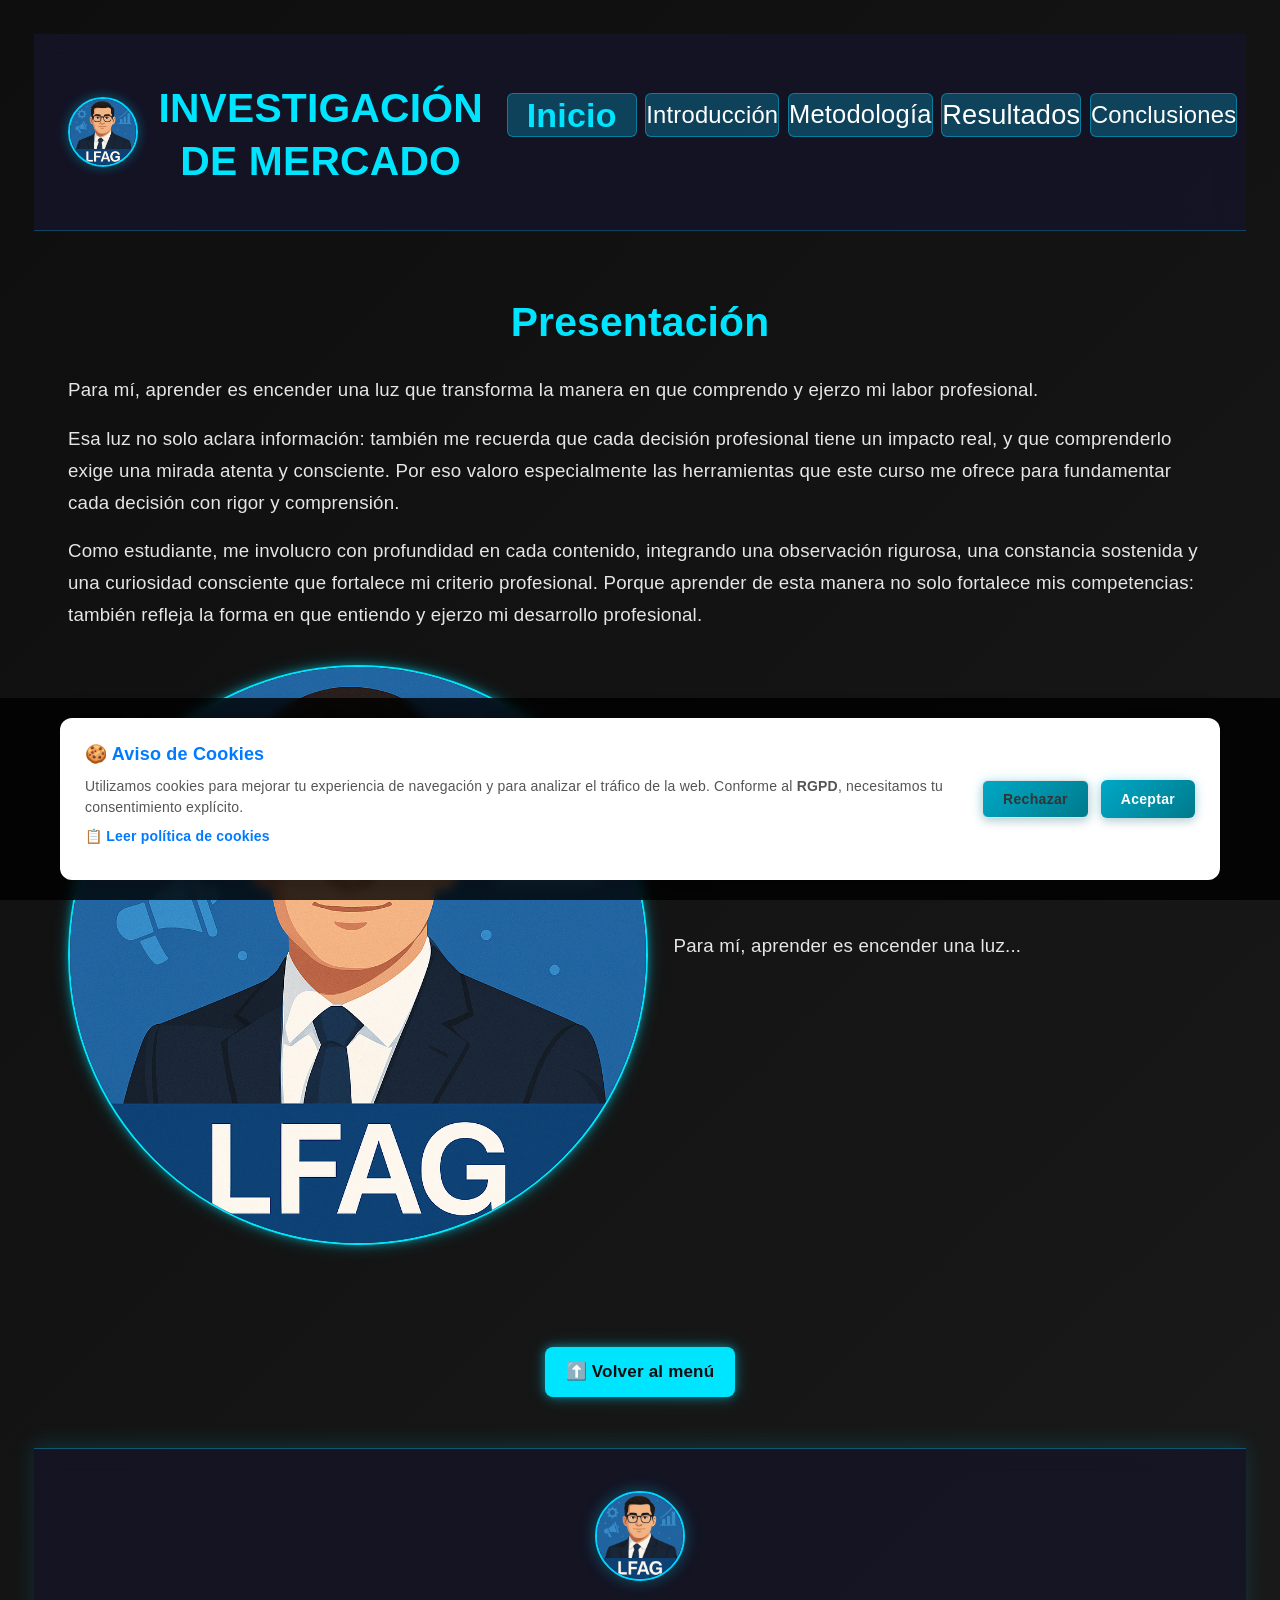
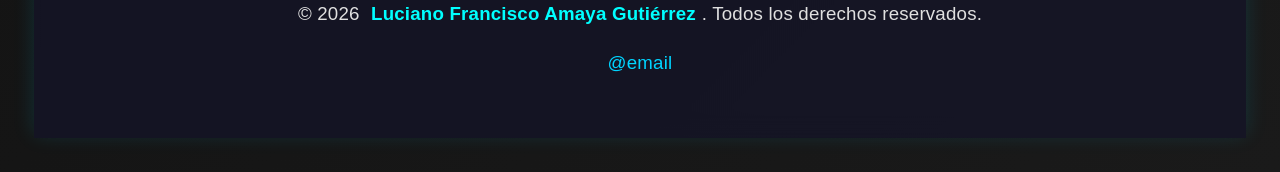
<file: index.html>
<html lang="es">
<head>
    <meta charset="UTF-8">
    <meta name="viewport" content="width=device-width, initial-scale=1.0">
    <meta name="description" content="Investigación de Mercado SIM - Análisis profundo de tendencias, metodología y resultados de investigación de mercado.">
    <meta name="keywords" content="investigación de mercado, análisis, metodología, resultados, tendencias, mercado">
    <meta name="author" content="Luciano Francisco Amaya Gutiérrez">
    <meta name="robots" content="index, follow">
    <meta name="language" content="Spanish">
    <link rel="canonical" href="https://sim-project.vercel.app/">
    
    <!-- Open Graph Meta Tags -->
    <meta property="og:type" content="website">
    <meta property="og:title" content="Investigación de Mercado SIM">
    <meta property="og:description" content="Análisis completo de investigación de mercado con metodología profesional y resultados detallados.">
    <meta property="og:image" content="https://sim-project.vercel.app/imagen-perfil.png">
    <meta property="og:url" content="https://sim-project.vercel.app/">
    <meta property="og:site_name" content="Proyecto SIM">
    
    <!-- Twitter Meta Tags -->
    <meta name="twitter:card" content="summary_large_image">
    <meta name="twitter:title" content="Investigación de Mercado SIM">
    <meta name="twitter:description" content="Análisis completo de investigación de mercado.">
    <meta name="twitter:image" content="https://sim-project.vercel.app/imagen-perfil.png">
    
    <!-- Additional SEO -->
    <meta name="theme-color" content="#00d4ff">
    <link rel="icon" type="image/png" href="imagen-perfil.png">
    
    <link rel="stylesheet" href="style.css">
    <link rel="stylesheet" href="inicio.css">
    <link rel="stylesheet" href="cookie-consent.css">
    <title>Investigación de Mercado SIM - Análisis Profesional</title>
    
    <!-- Structured Data (JSON-LD) -->
    <script type="application/ld+json">
    {
      "@context": "https://schema.org",
      "@type": "WebSite",
      "name": "Investigación de Mercado SIM",
      "url": "https://sim-project.vercel.app/",
      "description": "Análisis completo de investigación de mercado con metodología profesional y resultados detallados.",
      "author": {
        "@type": "Person",
        "name": "Luciano Francisco Amaya Gutiérrez"
      },
      "creator": {
        "@type": "Person",
        "name": "Luciano Francisco Amaya Gutiérrez"
      },
      "publisher": {
        "@type": "Organization",
        "name": "Proyecto SIM"
      },
      "image": "https://sim-project.vercel.app/imagen-perfil.png",
      "datePublished": "2026-03-30",
      "dateModified": "2026-03-30",
      "language": "es",
      "inLanguage": "es",
      "isAccessibleForFree": true
    }
    </script>
    
    <!-- Breadcrumb Navigation (JSON-LD) -->
    <script type="application/ld+json">
    {
      "@context": "https://schema.org",
      "@type": "BreadcrumbList",
      "itemListElement": [
        {
          "@type": "ListItem",
          "position": 1,
          "name": "Inicio",
          "item": "https://sim-project.vercel.app/"
        },
        {
          "@type": "ListItem",
          "position": 2,
          "name": "Introducción",
          "item": "https://sim-project.vercel.app/index_introduccion.html"
        },
        {
          "@type": "ListItem",
          "position": 3,
          "name": "Metodología",
          "item": "https://sim-project.vercel.app/index_metodologia.html"
        },
        {
          "@type": "ListItem",
          "position": 4,
          "name": "Resultados",
          "item": "https://sim-project.vercel.app/index_resultados.html"
        },
        {
          "@type": "ListItem",
          "position": 5,
          "name": "Conclusiones",
          "item": "https://sim-project.vercel.app/index_conclusiones.html"
        }
      ]
    }
    </script>
</head>
<body class="inicio">
    <header class="header-container">
        <div class="profile-section">
            <img src="imagen-perfil.png" alt="Perfil" class="profile-image">
            <h1 class="header-title">INVESTIGACIÓN DE MERCADO</h1>
        </div>
        <nav class="navbar" id="top-nav">
            <ul class="nav-list">
                <li><a href="index.html" class="nav-inicio">Inicio</a></li>
                <li><a href="index_introduccion.html" class="nav-introduccion">Introducción</a></li>
                <li><a href="index_metodologia.html" class="nav-metodologia">Metodología</a></li>
                <li><a href="index_resultados.html" class="nav-resultados">Resultados</a></li>
                <li><a href="index_conclusiones.html" class="nav-conclusiones">Conclusiones</a></li>
            </ul>
        </nav>
    </header>
    <main>
        <section>
  <h1>Presentación</h1>

  <p>
    Para mí, aprender es encender una luz que transforma la manera en que comprendo y ejerzo mi labor profesional.
  </p>

  <p>
    Esa luz no solo aclara información: también me recuerda que cada decisión profesional tiene un impacto real, y que comprenderlo exige una mirada atenta y consciente. Por eso valoro especialmente las herramientas que este curso me ofrece para fundamentar cada decisión con rigor y comprensión.
  </p>

  <p>
    Como estudiante, me involucro con profundidad en cada contenido, integrando una observación rigurosa, una constancia sostenida y una curiosidad consciente que fortalece mi criterio profesional. Porque aprender de esta manera no solo fortalece mis competencias: también refleja la forma en que entiendo y ejerzo mi desarrollo profesional.
  </p>
</section>
<section class="presentacion-contenedor">
    <img src="imagen-perfil.png" alt="imagen de perfil" class="perfil-image">

    <div class="presentacion-texto">
        <!-- Aquí va tu texto de presentación -->
        <p>Para mí, aprender es encender una luz...</p>
        <!-- etc -->
    </div>
</section>


    </main>
    <div class="volver-arriba">
    <a href="#top-nav" class="btn-volver">
        ⬆️ Volver al menú
    </a>
</div>


     <script src="scripts.js"></script>
    <script src="cookie-consent.js"></script>
    <footer class="footer-container">
        <img src="imagen-perfil.png" alt="Perfil" class="footer-image">
        <p>&copy; 2026 <a href="https://bit.ly/3PwwBjz" class="autor-link">Luciano Francisco Amaya Gutiérrez</a>. Todos los derechos reservados.</p>
        <p><a href="mailto:lucianoseguridadconia@outlook.com"class="footer-email">@email</a></p>
    </footer>
    
</body>
</html>
</file>
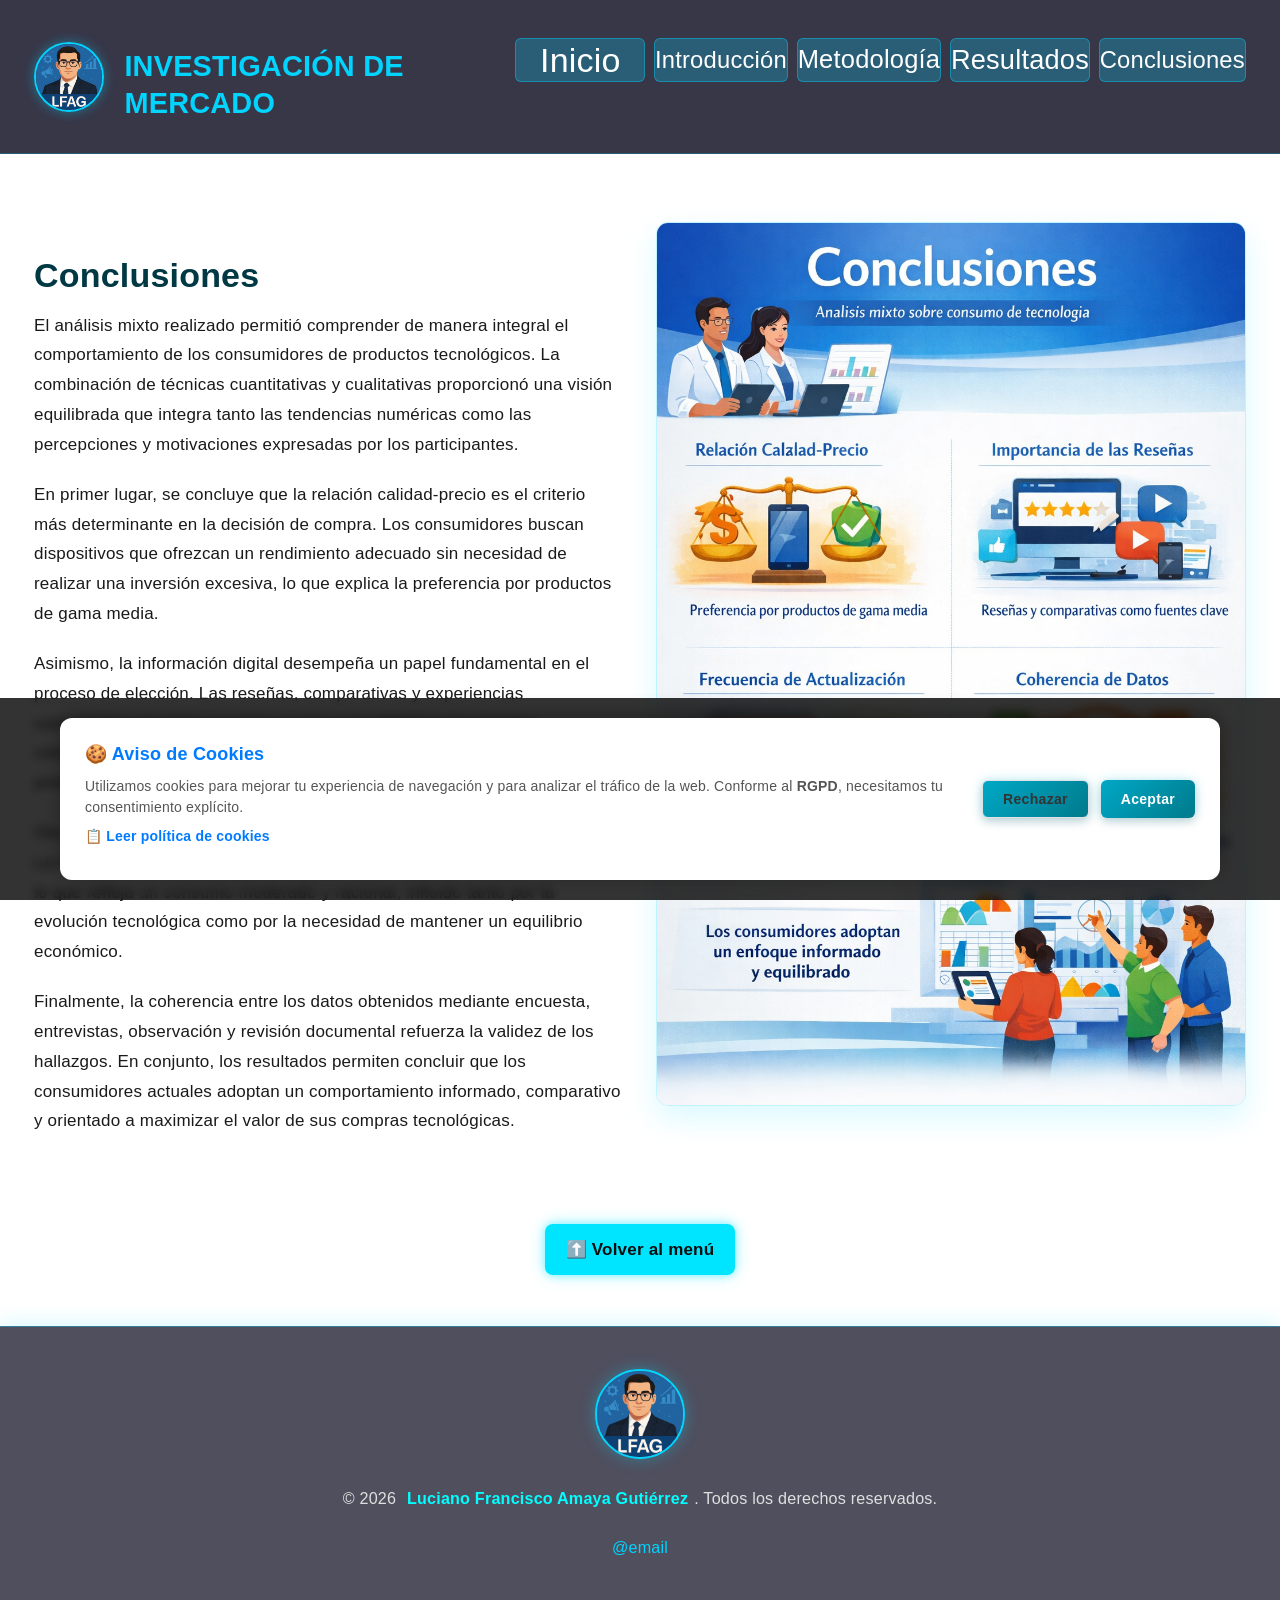
<file: index_conclusiones.html>
<!DOCTYPE html>
<html lang="es">
<head>
  <meta charset="UTF-8" />
  <meta name="viewport" content="width=device-width, initial-scale=1.0" />
  <meta name="description" content="Conclusiones - Investigación de Mercado SIM - Resumen de hallazgos y recomendaciones finales.">
  <meta name="keywords" content="conclusiones, resumen, recomendaciones, investigación, mercado, análisis">
  <meta name="author" content="Luciano Francisco Amaya Gutiérrez">
  <meta name="robots" content="index, follow">
  <link rel="canonical" href="https://sim-project.vercel.app/index_conclusiones.html">
  
  <!-- Open Graph -->
  <meta property="og:type" content="article">
  <meta property="og:title" content="Conclusiones - Investigación de Mercado SIM">
  <meta property="og:description" content="Resumen de hallazgos y recomendaciones finales.">
  <meta property="og:url" content="https://sim-project.vercel.app/index_conclusiones.html">
  
  <!-- Twitter -->
  <meta name="twitter:card" content="summary">
  <meta name="twitter:title" content="Conclusiones - Investigación de Mercado SIM">
  <meta name="twitter:description" content="Resumen de hallazgos y recomendaciones.">
  
  <link rel="stylesheet" href="style.css" />
  <link rel="stylesheet" href="conclusiones.css" />
  <link rel="stylesheet" href="cookie-consent.css" />
  <title>Conclusiones - Investigación de Mercado SIM</title>
</head>
<body>
  <header class="header-container">
    <div class="profile-section">
      <img src="imagen-perfil.png" alt="Perfil" class="profile-image" />
      <h1 class="header-title">INVESTIGACIÓN DE MERCADO</h1>
    </div>
    <nav class="navbar" id="top-nav">
      <ul class="nav-list">
        <li><a href="index.html" class="nav-inicio">Inicio</a></li>
        <li><a href="index_introduccion.html" class="nav-introduccion">Introducción</a></li>
        <li><a href="index_metodologia.html" class="nav-metodologia">Metodología</a></li>
        <li><a href="index_resultados.html" class="nav-resultados">Resultados</a></li>
        <li><a href="index_conclusiones.html" class="nav-conclusiones">Conclusiones</a></li>
      </ul>
    </nav>
  </header>

  <main>
    <div class="conclusiones-bloque">

      <!-- TEXTO A LA IZQUIERDA -->
      <section class="conclusiones-texto" id="conclusiones">
        <h2>Conclusiones</h2>

        <p>El análisis mixto realizado permitió comprender de manera integral el comportamiento de los consumidores de productos tecnológicos. La combinación de técnicas cuantitativas y cualitativas proporcionó una visión equilibrada que integra tanto las tendencias numéricas como las percepciones y motivaciones expresadas por los participantes.</p>

        <p>En primer lugar, se concluye que la relación calidad-precio es el criterio más determinante en la decisión de compra. Los consumidores buscan dispositivos que ofrezcan un rendimiento adecuado sin necesidad de realizar una inversión excesiva, lo que explica la preferencia por productos de gama media.</p>

        <p>Asimismo, la información digital desempeña un papel fundamental en el proceso de elección. Las reseñas, comparativas y experiencias compartidas por otros usuarios se han consolidado como fuentes confiables, influyendo directamente en la percepción y valoración de los productos.</p>

        <p>Otro aspecto relevante es la frecuencia de actualización de los dispositivos. La mayoría de los participantes renueva sus equipos cada dos o tres años, lo que refleja un consumo moderado y racional, influido tanto por la evolución tecnológica como por la necesidad de mantener un equilibrio económico.</p>

        <p>Finalmente, la coherencia entre los datos obtenidos mediante encuesta, entrevistas, observación y revisión documental refuerza la validez de los hallazgos. En conjunto, los resultados permiten concluir que los consumidores actuales adoptan un comportamiento informado, comparativo y orientado a maximizar el valor de sus compras tecnológicas.</p>
      </section>

      <!-- IMAGEN A LA DERECHA -->
      <div class="conclusiones-imagen">
        <img id="img-conclusiones" src="conclusiones.png" alt="Conclusiones del estudio de mercado" class="img-conclusiones" />
      </div>

    </div>
  </main>

  <!-- OVERLAY FULLSCREEN -->
  <div id="fullscreen-overlay">
    <img id="fullscreen-img" src="conclusiones.png" alt="Conclusiones ampliada">
  </div>

  <div class="volver-arriba">
    <a href="#top-nav" class="btn-volver">⬆️ Volver al menú</a>
  </div>

  <script src="scripts.js"></script>
    <script src="cookie-consent.js"></script>

  <footer class="footer-container">
    <img src="imagen-perfil.png" alt="Perfil" class="footer-image" />
    <p>&copy; 2026 <a href="https://bit.ly/3PwwBjz" class="autor-link">Luciano Francisco Amaya Gutiérrez</a>. Todos los derechos reservados.</p>
    <p><a href="mailto:lucianoseguridadconia@outlook.com" class="footer-email">@email</a></p>
  </footer>
</body>
</html>
</file>
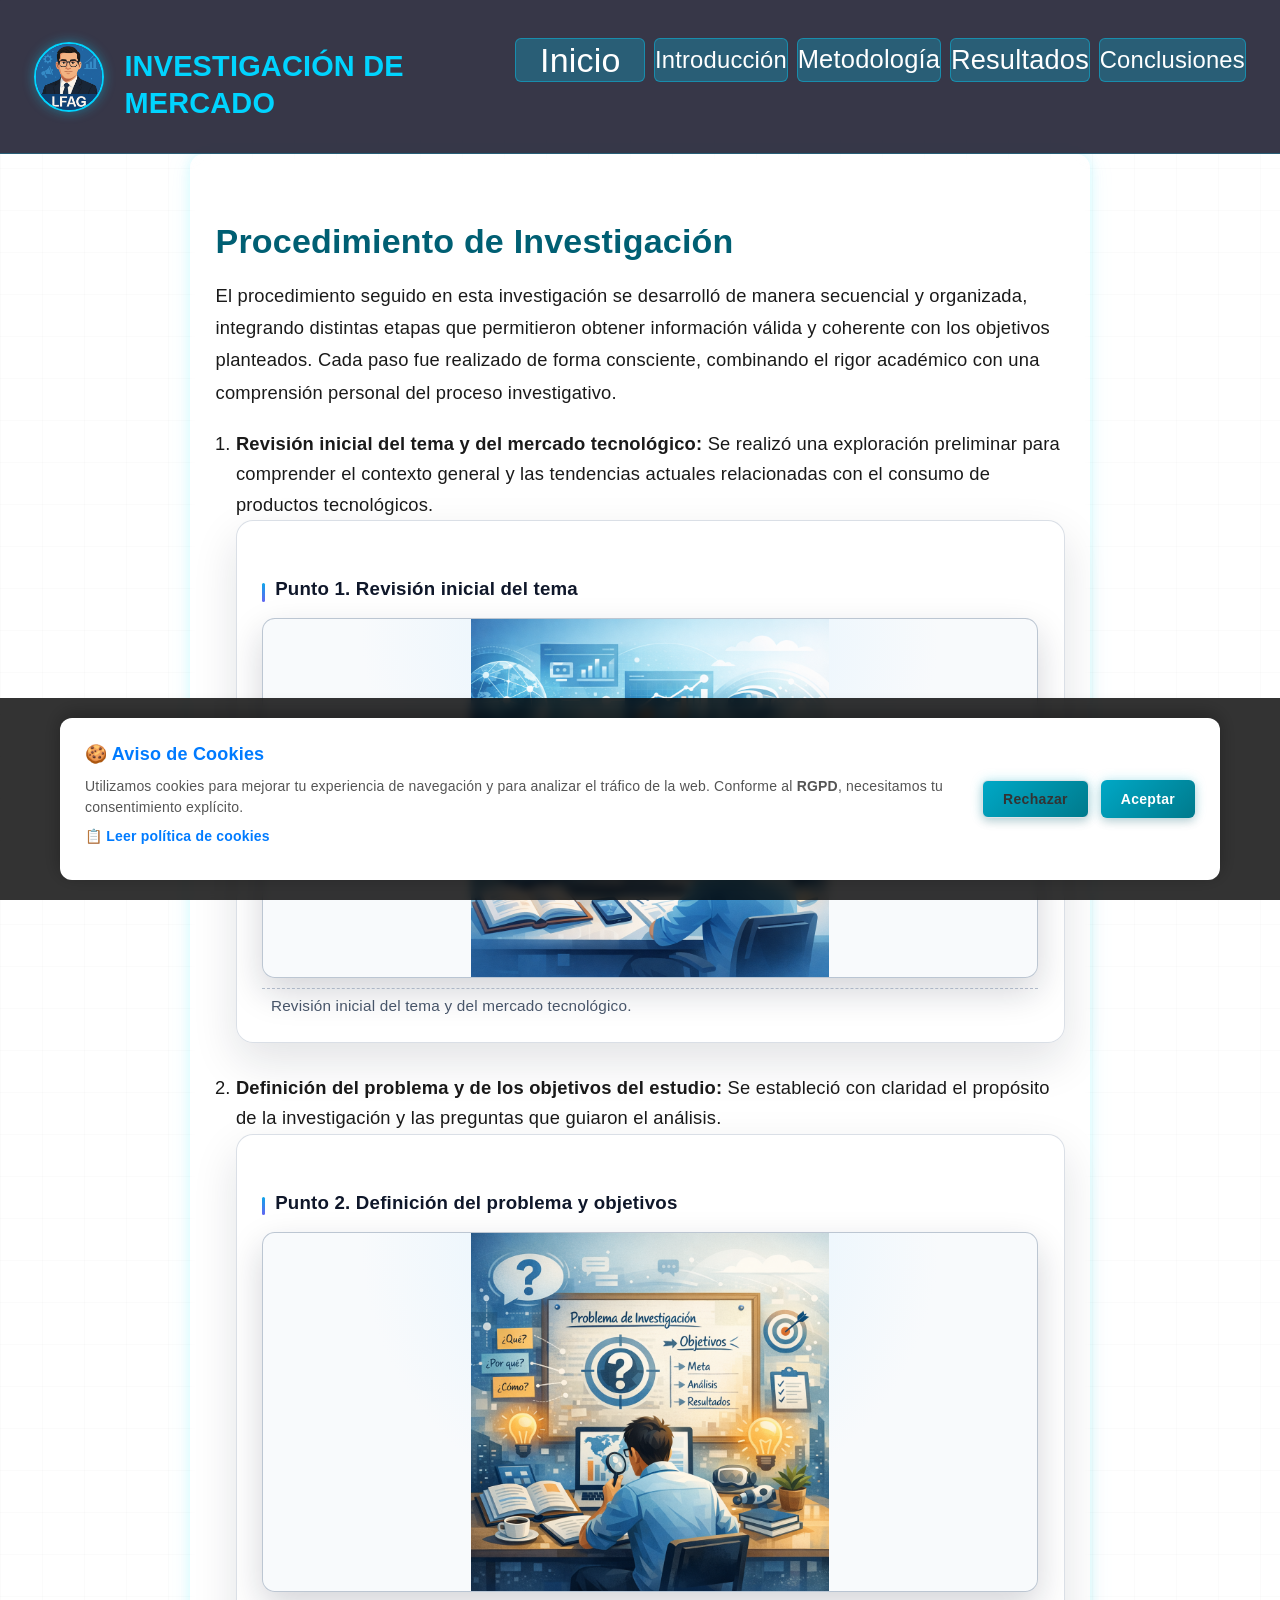
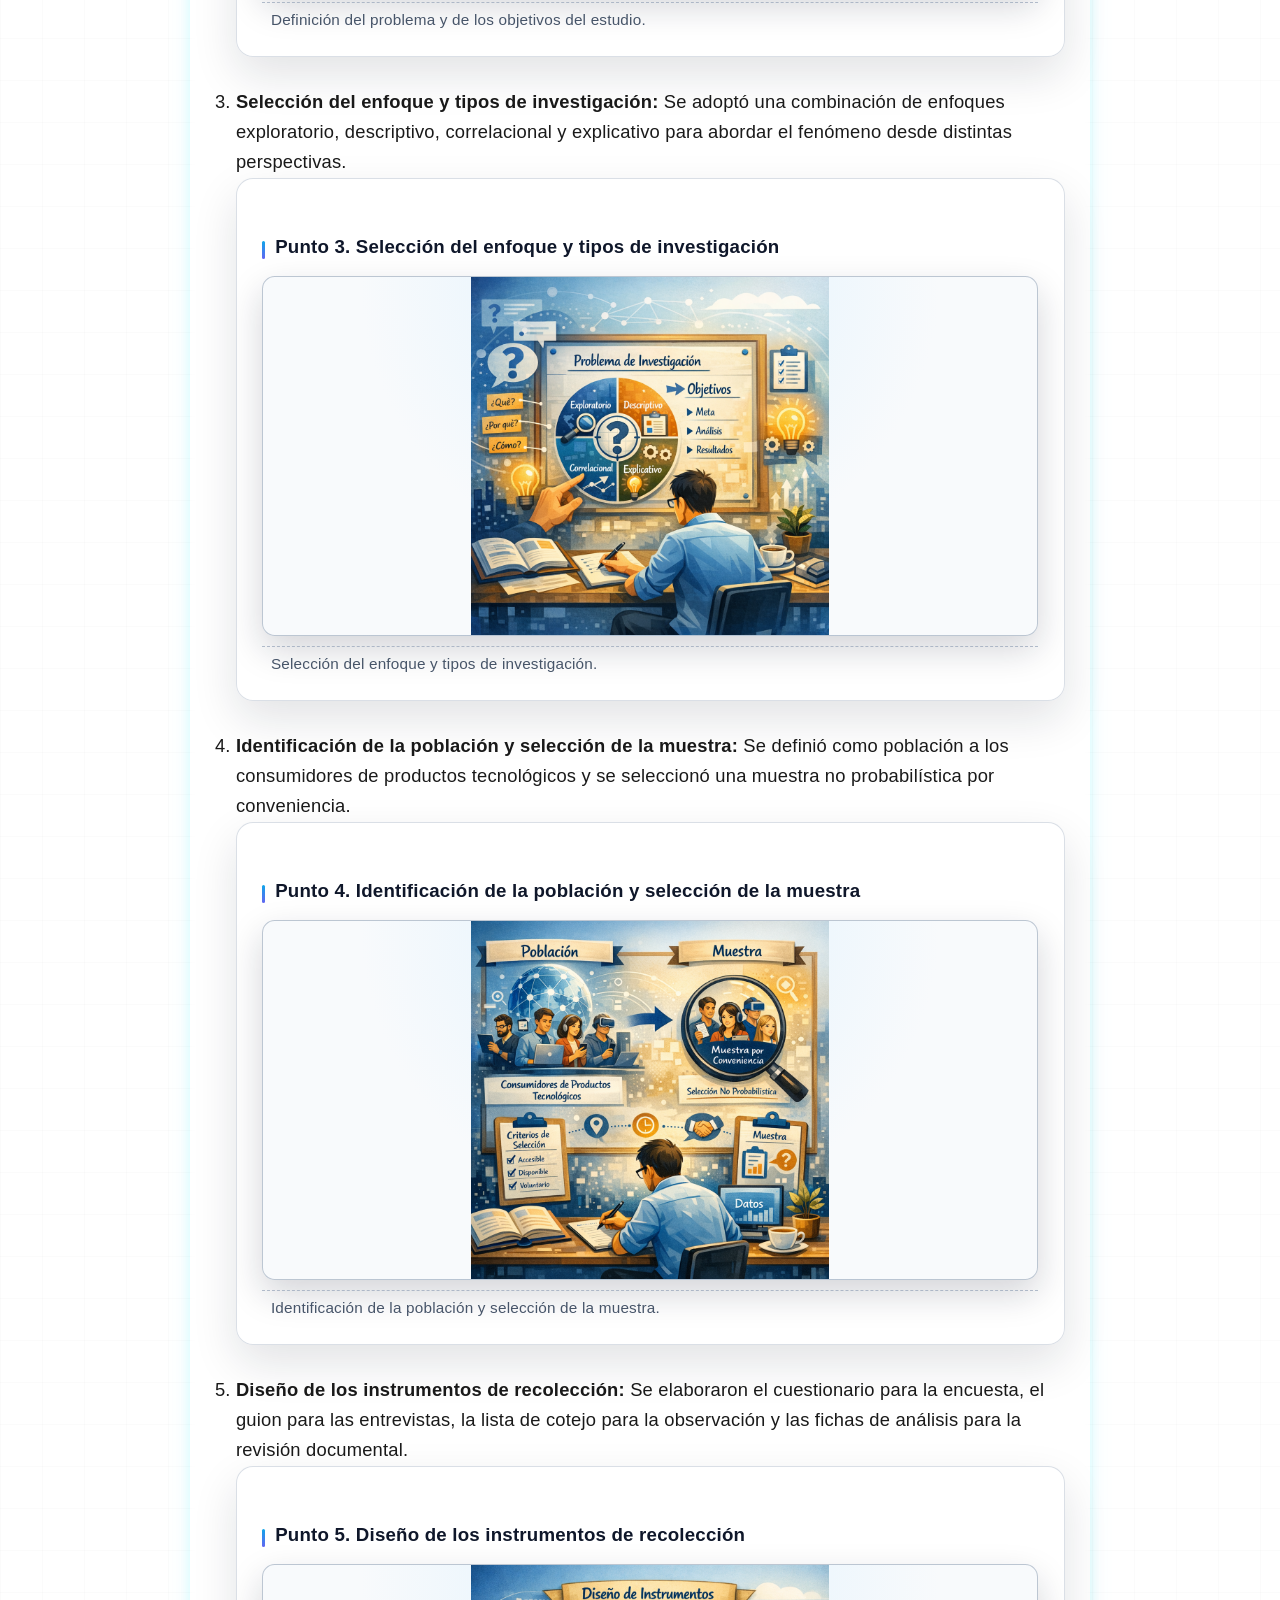
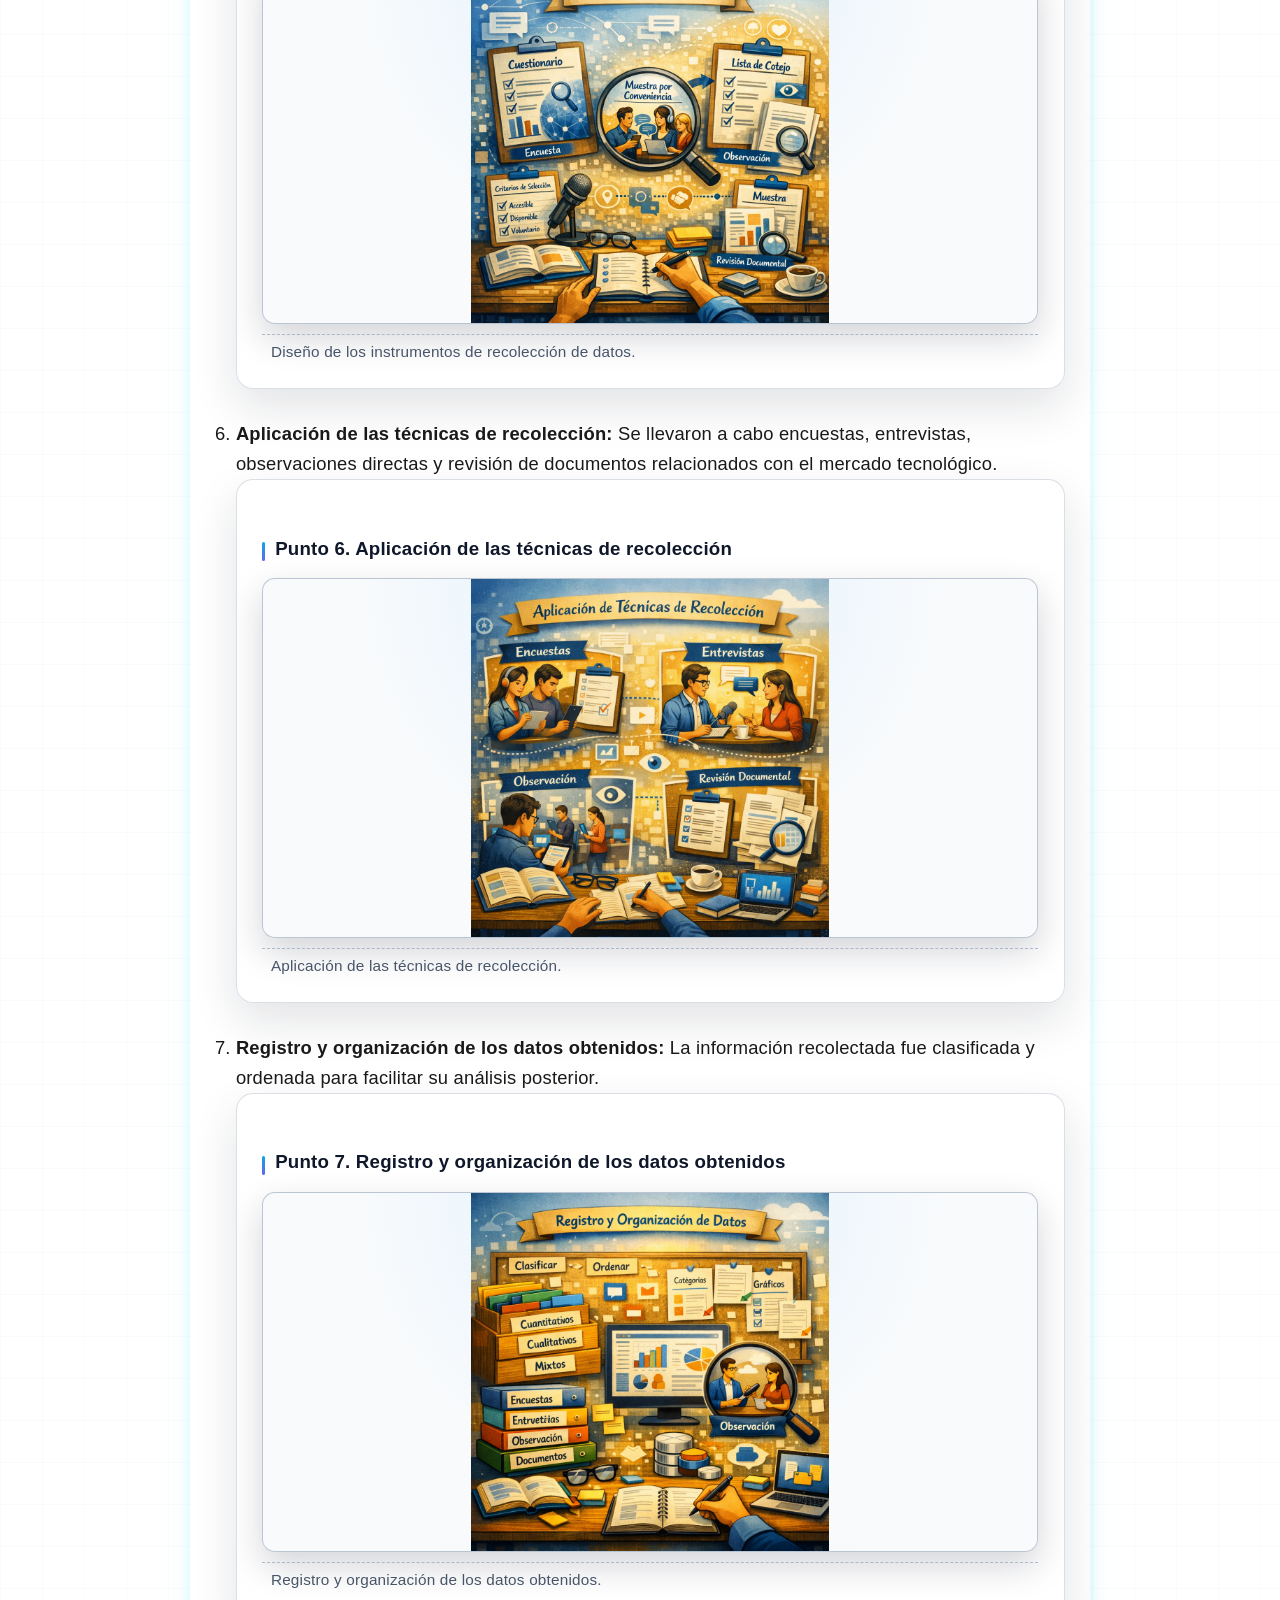
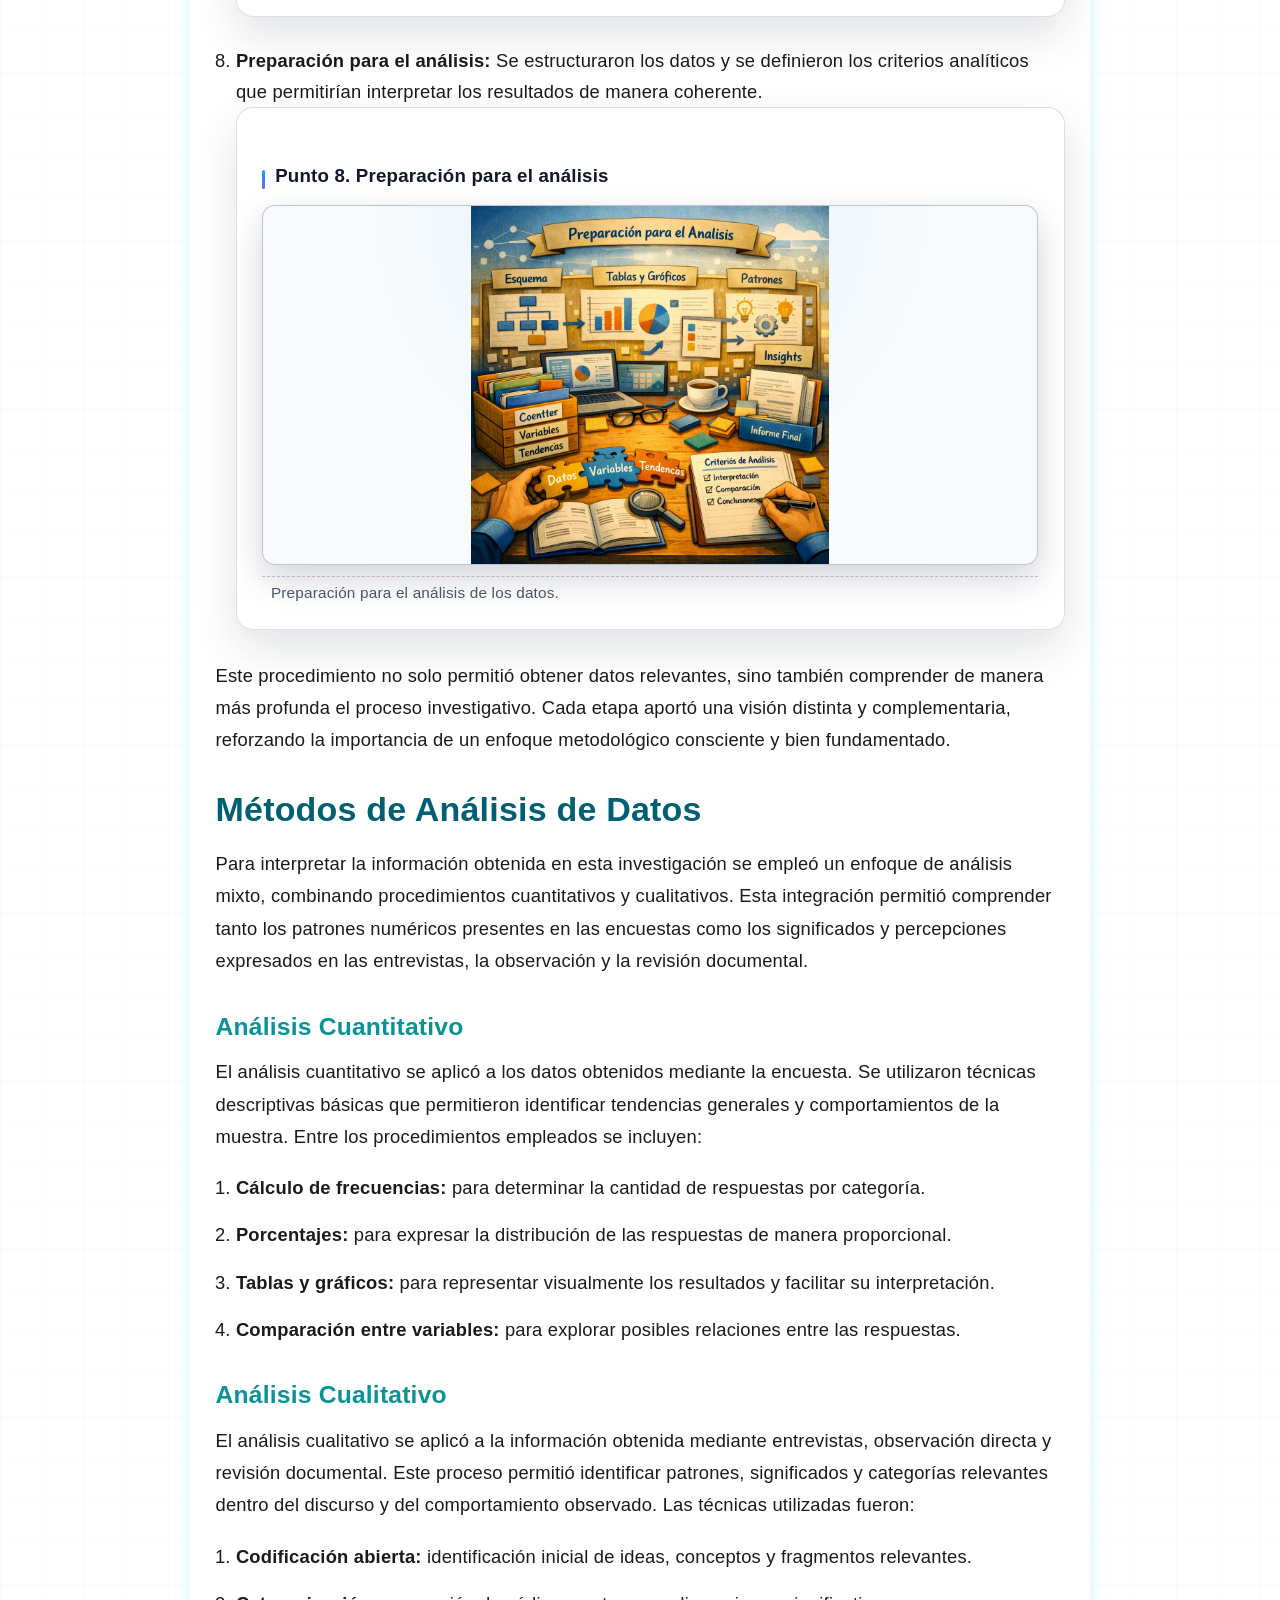
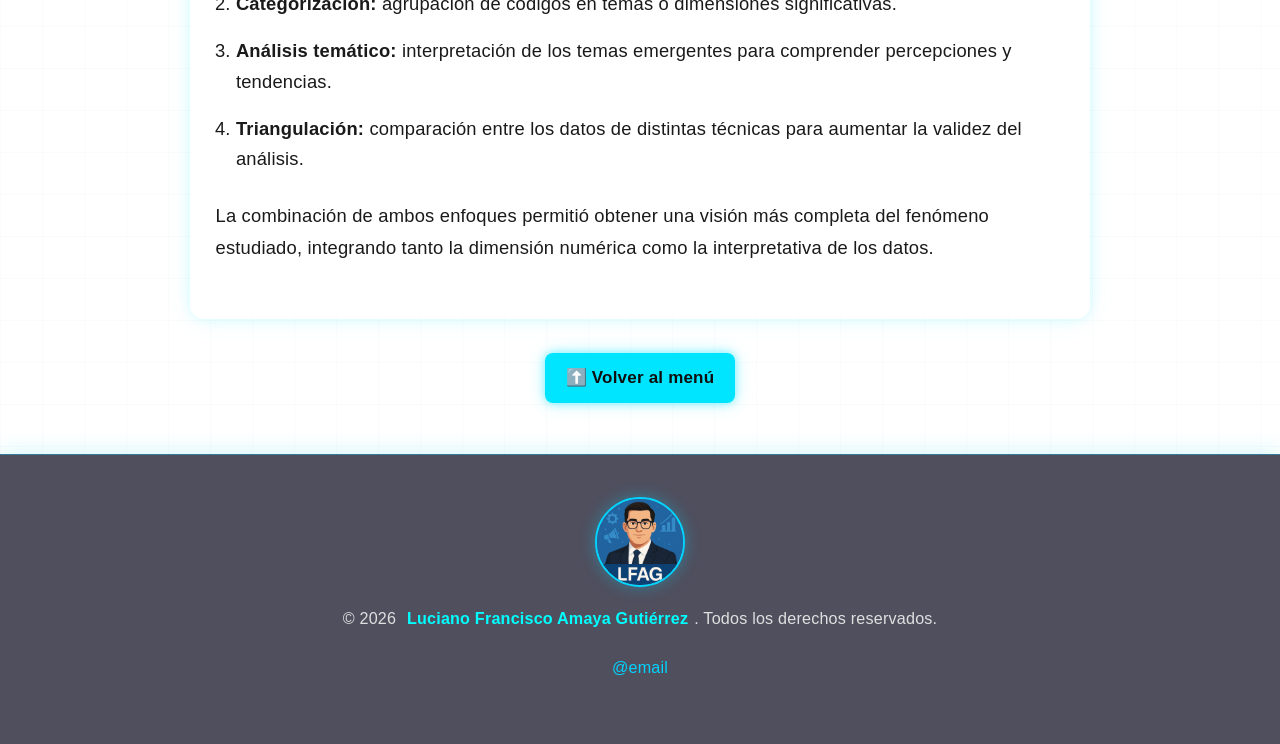
<file: index_metodologia.html>
<html lang="es">
<head>
    <meta charset="UTF-8">
    <meta name="viewport" content="width=device-width, initial-scale=1.0">
    <meta name="description" content="Metodología - Investigación de Mercado SIM - Procedimientos y técnicas de investigación utilizadas.">
    <meta name="keywords" content="metodología, investigación, procedimiento, técnicas, análisis, mercado">
    <meta name="author" content="Luciano Francisco Amaya Gutiérrez">
    <meta name="robots" content="index, follow">
    <link rel="canonical" href="https://sim-project.vercel.app/index_metodologia.html">
    
    <!-- Open Graph -->
    <meta property="og:type" content="article">
    <meta property="og:title" content="Metodología - Investigación de Mercado SIM">
    <meta property="og:description" content="Procedimientos y técnicas de investigación profesionales.">
    <meta property="og:url" content="https://sim-project.vercel.app/index_metodologia.html">
    
    <!-- Twitter -->
    <meta name="twitter:card" content="summary">
    <meta name="twitter:title" content="Metodología - Investigación de Mercado SIM">
    <meta name="twitter:description" content="Procedimientos de investigación profesional.">
    
    <link rel="stylesheet" href="style.css">
    <link rel="stylesheet" href="metodologia.css">
    <link rel="stylesheet" href="cookie-consent.css">
    <title>Metodología - Investigación de Mercado SIM</title>
</head>
<body>
    <header class="header-container">
        <div class="profile-section">
            <img src="imagen-perfil.png" alt="Perfil" class="profile-image">
            <h1 class="header-title">INVESTIGACIÓN DE MERCADO</h1>
        </div>
        <nav class="navbar" id="top-nav">
            <ul class="nav-list">
                <li><a href="index.html" class="nav-inicio">Inicio</a></li>
                <li><a href="index_introduccion.html" class="nav-introduccion">Introducción</a></li>
                <li><a href="index_metodologia.html" class="nav-metodologia">Metodología</a></li>
                <li><a href="index_resultados.html" class="nav-resultados">Resultados</a></li>
                <li><a href="index_conclusiones.html" class="nav-conclusiones">Conclusiones</a></li>
            </ul>
        </nav>
    </header>
    <main>
        <section id="procedimiento">
    <h2>Procedimiento de Investigación</h2>

    <p>
        El procedimiento seguido en esta investigación se desarrolló de manera secuencial y organizada,
        integrando distintas etapas que permitieron obtener información válida y coherente con los objetivos
        planteados. Cada paso fue realizado de forma consciente, combinando el rigor académico con una
        comprensión personal del proceso investigativo.
    </p>

    <ol>
        <li>
            <strong>Revisión inicial del tema y del mercado tecnológico:</strong>
            Se realizó una exploración preliminar para comprender el contexto general y las tendencias actuales
            relacionadas con el consumo de productos tecnológicos.
             <section class="bloque-punto">
    <h2>Punto 1. Revisión inicial del tema</h2>
    <figure class="fig-punto">
      <img src="punto1.png" alt="Revisión inicial del tema y del mercado tecnológico">
      <figcaption>Revisión inicial del tema y del mercado tecnológico.</figcaption>
    </figure>
  </section>
        </li>

        <li>
            <strong>Definición del problema y de los objetivos del estudio:</strong>
            Se estableció con claridad el propósito de la investigación y las preguntas que guiaron el análisis.
            <section class="bloque-punto">
    <h2>Punto 2. Definición del problema y objetivos</h2>
    <figure class="fig-punto">
      <img src="punto2.png" alt="Definición del problema y de los objetivos del estudio">
      <figcaption>Definición del problema y de los objetivos del estudio.</figcaption>
    </figure>
  </section>
        </li>

        <li>
            <strong>Selección del enfoque y tipos de investigación:</strong>
            Se adoptó una combinación de enfoques exploratorio, descriptivo, correlacional y explicativo para
            abordar el fenómeno desde distintas perspectivas.
            <section class="bloque-punto">
    <h2>Punto 3. Selección del enfoque y tipos de investigación</h2>
    <figure class="fig-punto">
      <img src="punto3.png" alt="Selección del enfoque y tipos de investigación">
      <figcaption>Selección del enfoque y tipos de investigación.</figcaption>
    </figure>
  </section>
        </li>

        <li>
            <strong>Identificación de la población y selección de la muestra:</strong>
            Se definió como población a los consumidores de productos tecnológicos y se seleccionó una muestra
            no probabilística por conveniencia.
             <section class="bloque-punto">
    <h2>Punto 4. Identificación de la población y selección de la muestra</h2>
    <figure class="fig-punto">
      <img src="punto4.png" alt="Identificación de la población y selección de la muestra">
      <figcaption>Identificación de la población y selección de la muestra.</figcaption>
    </figure>
  </section>
        </li>

        <li>
            <strong>Diseño de los instrumentos de recolección:</strong>
            Se elaboraron el cuestionario para la encuesta, el guion para las entrevistas, la lista de cotejo
            para la observación y las fichas de análisis para la revisión documental.
             <section class="bloque-punto">
    <h2>Punto 5. Diseño de los instrumentos de recolección</h2>
    <figure class="fig-punto">
      <img src="punto5.png" alt="Diseño de los instrumentos de recolección de datos">
      <figcaption>Diseño de los instrumentos de recolección de datos.</figcaption>
    </figure>
  </section>
        </li>

        <li>
            <strong>Aplicación de las técnicas de recolección:</strong>
            Se llevaron a cabo encuestas, entrevistas, observaciones directas y revisión de documentos
            relacionados con el mercado tecnológico.
            <section class="bloque-punto">
    <h2>Punto 6. Aplicación de las técnicas de recolección</h2>
    <figure class="fig-punto">
      <img src="punto6.png" alt="Aplicación de las técnicas de recolección">
      <figcaption>Aplicación de las técnicas de recolección.</figcaption>
    </figure>
  </section>
        </li>

        <li>
            <strong>Registro y organización de los datos obtenidos:</strong>
            La información recolectada fue clasificada y ordenada para facilitar su análisis posterior.
            <section class="bloque-punto">
    <h2>Punto 7. Registro y organización de los datos obtenidos</h2>
    <figure class="fig-punto">
      <img src="punto7.png" alt="Registro y organización de los datos obtenidos">
      <figcaption>Registro y organización de los datos obtenidos.</figcaption>
    </figure>
  </section>
        </li>

        <li>
            <strong>Preparación para el análisis:</strong>
            Se estructuraron los datos y se definieron los criterios analíticos que permitirían interpretar
            los resultados de manera coherente.
            <section class="bloque-punto">
    <h2>Punto 8. Preparación para el análisis</h2>
    <figure class="fig-punto">
      <img src="punto8.png" alt="Preparación para el análisis de los datos">
      <figcaption>Preparación para el análisis de los datos.</figcaption>
    </figure>
  </section>

        </li>
    </ol>

    <p>
        Este procedimiento no solo permitió obtener datos relevantes, sino también comprender de manera más
        profunda el proceso investigativo. Cada etapa aportó una visión distinta y complementaria, reforzando
        la importancia de un enfoque metodológico consciente y bien fundamentado.
    </p>
</section>
<section id="metodos-analisis">
    <h2>Métodos de Análisis de Datos</h2>

    <p>
        Para interpretar la información obtenida en esta investigación se empleó un enfoque de análisis mixto,
        combinando procedimientos cuantitativos y cualitativos. Esta integración permitió comprender tanto los
        patrones numéricos presentes en las encuestas como los significados y percepciones expresados en las
        entrevistas, la observación y la revisión documental.
    </p>
    <h3>Análisis Cuantitativo</h3>
    <p>
        El análisis cuantitativo se aplicó a los datos obtenidos mediante la encuesta. Se utilizaron técnicas
        descriptivas básicas que permitieron identificar tendencias generales y comportamientos de la muestra.
        Entre los procedimientos empleados se incluyen:
    </p>

    <ol>
        <li><strong>Cálculo de frecuencias:</strong> para determinar la cantidad de respuestas por categoría.</li>
        <li><strong>Porcentajes:</strong> para expresar la distribución de las respuestas de manera proporcional.</li>
        <li><strong>Tablas y gráficos:</strong> para representar visualmente los resultados y facilitar su interpretación.</li>
        <li><strong>Comparación entre variables:</strong> para explorar posibles relaciones entre las respuestas.</li>
    </ol>

    <h3>Análisis Cualitativo</h3>
    <p>
        El análisis cualitativo se aplicó a la información obtenida mediante entrevistas, observación directa y
        revisión documental. Este proceso permitió identificar patrones, significados y categorías relevantes
        dentro del discurso y del comportamiento observado. Las técnicas utilizadas fueron:
    </p>

    <ol>
        <li><strong>Codificación abierta:</strong> identificación inicial de ideas, conceptos y fragmentos relevantes.</li>
        <li><strong>Categorización:</strong> agrupación de códigos en temas o dimensiones significativas.</li>
        <li><strong>Análisis temático:</strong> interpretación de los temas emergentes para comprender percepciones y tendencias.</li>
        <li><strong>Triangulación:</strong> comparación entre los datos de distintas técnicas para aumentar la validez del análisis.</li>
    </ol>

    <p>
        La combinación de ambos enfoques permitió obtener una visión más completa del fenómeno estudiado,
        integrando tanto la dimensión numérica como la interpretativa de los datos.
    </p>
</section>


 </main>
    <div class="volver-arriba">
    <a href="#top-nav" class="btn-volver">
        ⬆️ Volver al menú
    </a>
    </div>

     <script src="scripts.js"></script>
    <script src="cookie-consent.js"></script>
    <footer class="footer-container">
        <img src="imagen-perfil.png" alt="Perfil" class="footer-image">
        <p>&copy; 2026 <a href="https://bit.ly/3PwwBjz" class="autor-link">Luciano Francisco Amaya Gutiérrez</a>. Todos los derechos reservados.</p>
        <p><a href="mailto:lucianoseguridadconia@outlook.com"class="footer-email">@email</a></p>
    </footer>
        
    
</body>
</html>
</file>
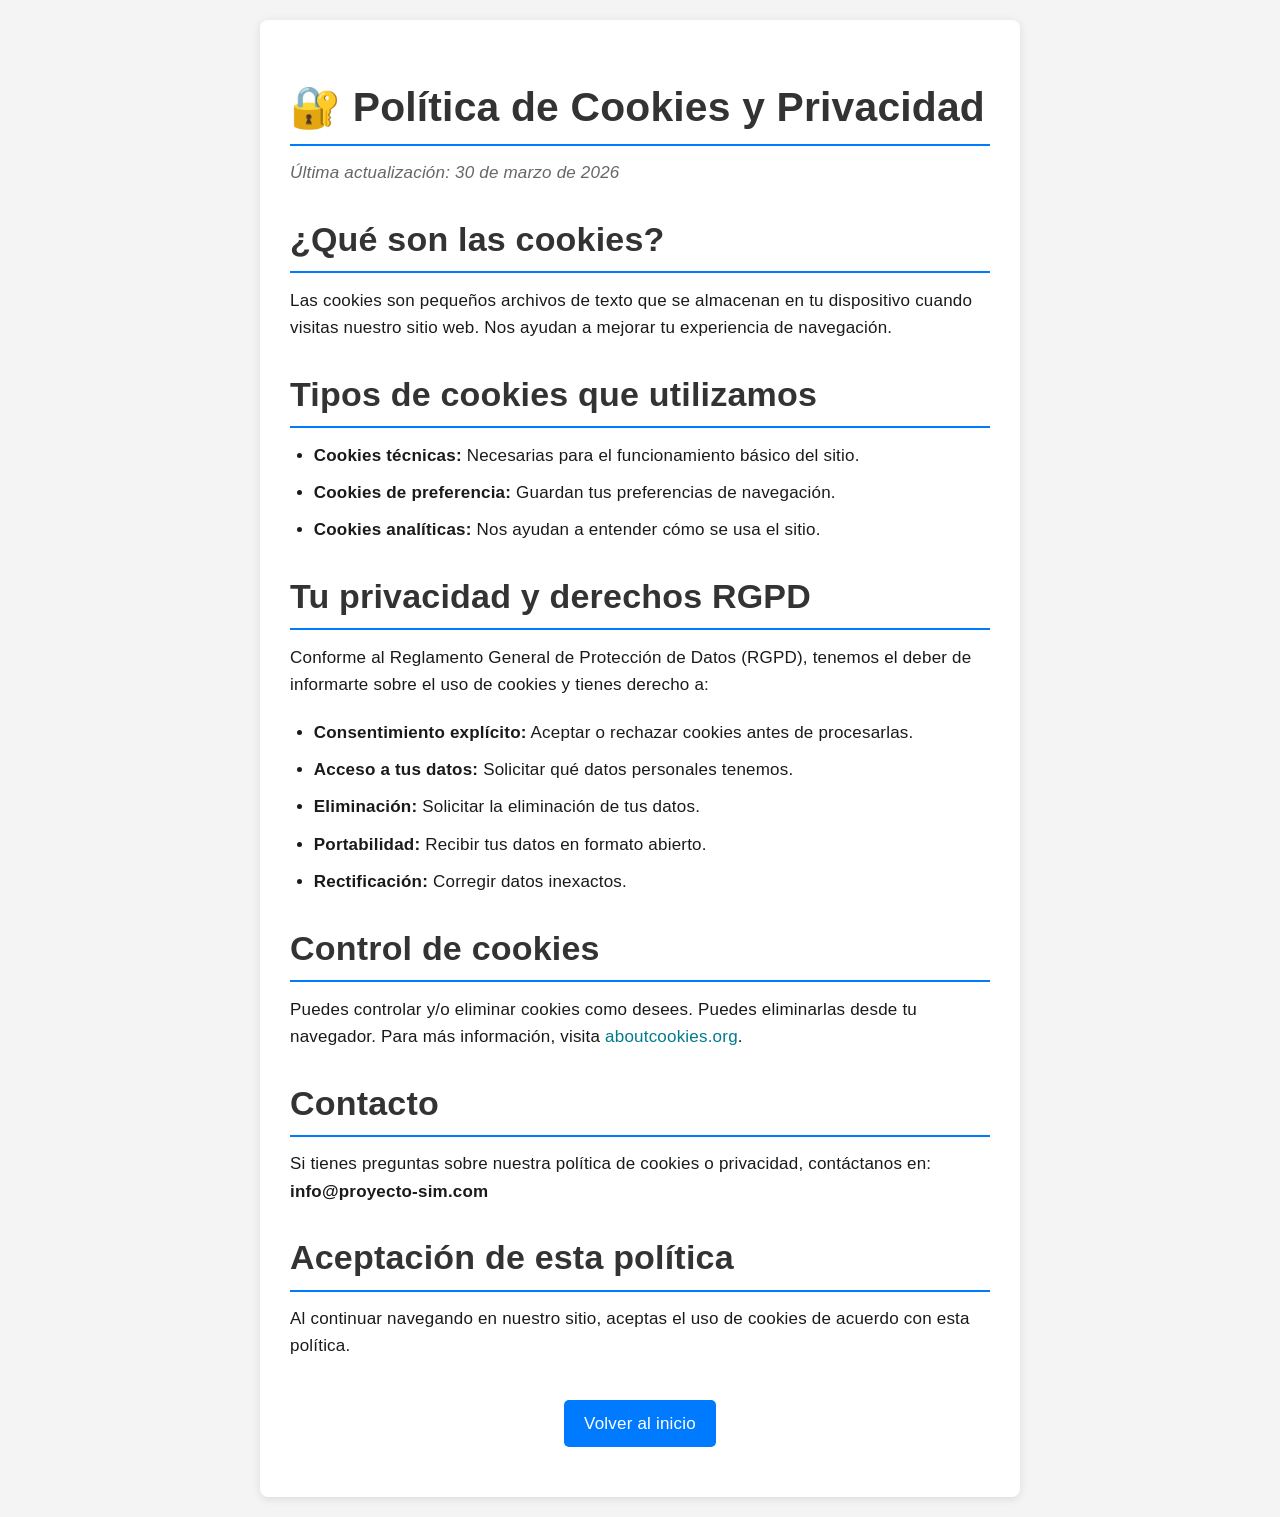
<file: politica-cookies.html>
<html lang="es">
<head>
    <meta charset="UTF-8">
    <meta name="viewport" content="width=device-width, initial-scale=1.0">
    <link rel="stylesheet" href="style.css">
    <title>Política de Cookies - RGPD</title>
    <style>
        body {
            font-family: Arial, sans-serif;
            line-height: 1.6;
            max-width: 800px;
            margin: 0 auto;
            padding: 20px;
            background-color: #f4f4f4;
        }
        .policy-container {
            background-color: white;
            padding: 30px;
            border-radius: 8px;
            box-shadow: 0 2px 10px rgba(0,0,0,0.1);
        }
        h1, h2 {
            color: #333;
            border-bottom: 2px solid #007bff;
            padding-bottom: 10px;
        }
        .last-update {
            color: #666;
            font-style: italic;
            margin-bottom: 20px;
        }
        .section {
            margin: 20px 0;
        }
    </style>
</head>
<body>
    <div class="policy-container">
        <h1>🔐 Política de Cookies y Privacidad</h1>
        <p class="last-update">Última actualización: 30 de marzo de 2026</p>

        <div class="section">
            <h2>¿Qué son las cookies?</h2>
            <p>Las cookies son pequeños archivos de texto que se almacenan en tu dispositivo cuando visitas nuestro sitio web. Nos ayudan a mejorar tu experiencia de navegación.</p>
        </div>

        <div class="section">
            <h2>Tipos de cookies que utilizamos</h2>
            <ul>
                <li><strong>Cookies técnicas:</strong> Necesarias para el funcionamiento básico del sitio.</li>
                <li><strong>Cookies de preferencia:</strong> Guardan tus preferencias de navegación.</li>
                <li><strong>Cookies analíticas:</strong> Nos ayudan a entender cómo se usa el sitio.</li>
            </ul>
        </div>

        <div class="section">
            <h2>Tu privacidad y derechos RGPD</h2>
            <p>Conforme al Reglamento General de Protección de Datos (RGPD), tenemos el deber de informarte sobre el uso de cookies y tienes derecho a:</p>
            <ul>
                <li><strong>Consentimiento explícito:</strong> Aceptar o rechazar cookies antes de procesarlas.</li>
                <li><strong>Acceso a tus datos:</strong> Solicitar qué datos personales tenemos.</li>
                <li><strong>Eliminación:</strong> Solicitar la eliminación de tus datos.</li>
                <li><strong>Portabilidad:</strong> Recibir tus datos en formato abierto.</li>
                <li><strong>Rectificación:</strong> Corregir datos inexactos.</li>
            </ul>
        </div>

        <div class="section">
            <h2>Control de cookies</h2>
            <p>Puedes controlar y/o eliminar cookies como desees. Puedes eliminarlas desde tu navegador. Para más información, visita <a href="https://www.aboutcookies.org/" target="_blank">aboutcookies.org</a>.</p>
        </div>

        <div class="section">
            <h2>Contacto</h2>
            <p>Si tienes preguntas sobre nuestra política de cookies o privacidad, contáctanos en: <strong>info@proyecto-sim.com</strong></p>
        </div>

        <div class="section">
            <h2>Aceptación de esta política</h2>
            <p>Al continuar navegando en nuestro sitio, aceptas el uso de cookies de acuerdo con esta política.</p>
        </div>

        <div class="section" style="text-align: center; margin-top: 40px;">
            <a href="index.html" style="display: inline-block; padding: 10px 20px; background-color: #007bff; color: white; text-decoration: none; border-radius: 5px;">Volver al inicio</a>
        </div>
    </div>
</body>
</html>
</file>
<file: style.css>
/* RESET */
* {
    margin: 0;
    padding: 0;
    box-sizing: border-box;
}

body {
    font-family: -apple-system, BlinkMacSystemFont, "Segoe UI", Roboto, sans-serif;
    line-height: 1.6;
    color: #333;
    background-color: #fff;
}

/* HEADER */
header.header-container {
    display: flex;
    align-items: center;
    justify-content: space-between;
    background: rgba(20, 20, 40, 0.85);
    backdrop-filter: blur(12px);
    padding: 1rem 2rem;
    border-bottom: 1px solid rgba(0, 212, 255, 0.25);
    position: relative;
    z-index: 100;
}

.profile-section {
    display: flex;
    align-items: center;
    gap: 1.2rem;
}

.profile-image {
    width: 70px;
    height: 70px;
    border-radius: 50%;
    border: 2px solid #00d4ff;
    object-fit: cover;
    box-shadow: 0 0 12px rgba(0, 212, 255, 0.4);
    transition: 0.3s ease;
}

.profile-image:hover {
    transform: scale(1.05);
}

.header-title {
    color: #00d4ff;
    font-size: 1.7rem;
    font-weight: 700;
}

/* NAV */
.nav-list {
    display: flex;
    list-style: none;
    gap: 0.5rem;
}

.nav-list a {
    /* Tamaño uniforme */
    min-width: 130px;
    height: 44px;
    display: flex;
    align-items: center;
    justify-content: center;
    white-space: nowrap;
    
    /* Estilos visuales */
    padding: 0.1px;
    color: #fff;
    background: rgba(0, 212, 255, 0.25);
    border: 1px solid rgba(0, 212, 255, 0.4);
    border-radius: 6px;
    text-decoration: none;
    font-size: 1.8rem;
    font-weight: 500;
    line-height: 1;
    transition: 0.3s ease;
}

/* Tamaños de fuente ajustados por botón - Versión Senior */
.nav-list .nav-inicio {
    font-size: 2rem;
}

.nav-list .nav-introduccion {
    font-size: 1.4rem;
}

.nav-list .nav-metodologia {
    font-size: 1.5rem;
}

.nav-list .nav-resultados {
    font-size: 1.6rem;
}

.nav-list .nav-conclusiones {
    font-size: 1.4rem;
}

.nav-list a:hover {
    background: rgba(0, 212, 255, 0.4);
    box-shadow: 0 0 12px rgba(0, 212, 255, 0.4);
    transform: translateY(-2px);
}

/* LAYOUT */
main {
    max-width: 1400px;
    margin: 0 auto;
    padding: 2rem;
    display: flex;
    flex-wrap: wrap;
    gap: 1.5rem;
    display: block; /* ← ESTA LÍNEA SOLUCIONA EL PROBLEMA */
}

/* TARJETAS BASE */
.content-section {
    flex: 1;
    min-width: 260px;
    padding: 1.5rem;
    background: rgba(255, 255, 255, 0.9);
    border: 1px solid rgba(0, 123, 255, 0.2);
    border-radius: 12px;
    box-shadow: 0 2px 8px rgba(0,0,0,0.08);
    transition: 0.3s ease;
    display: block; /* ← ESTA LÍNEA SOLUCIONA EL PROBLEMA */
}

.content-section:hover {
    transform: translateY(-4px);
    box-shadow: 0 8px 20px rgba(0,123,255,0.15);
}

.content-section h2 {
    color: #007bff;
    margin-bottom: 1rem;
}
/* LISTAS IA GENERALES */
.content-section ul,
.content-section ol {
    margin-left: 1.2rem;
    margin-bottom: 1.2rem;
    padding-left: 1rem;
    line-height: 1.6;
}

/* Primer nivel */
.content-section ul > li,
.content-section ol > li {
    margin-bottom: 0.5rem;
    color: #222;
    font-weight: 500;
}

/* Segundo nivel */
.content-section ul ul,
.content-section ol ol {
    margin-left: 1.2rem;
    border-left: 2px solid rgba(0, 212, 255, 0.35);
    padding-left: 1rem;
    margin-top: 0.4rem;
}

/* Estilo de los ítems del segundo nivel */
.content-section ul ul > li,
.content-section ol ol > li {
    color: #004b63;
    font-weight: 400;
}

/* Tercer nivel */
.content-section ul ul ul,
.content-section ol ol ol {
    margin-left: 1.2rem;
    border-left: 2px dashed rgba(0, 212, 255, 0.25);
    padding-left: 1rem;
}

/* Ítems del tercer nivel */
.content-section ul ul ul > li,
.content-section ol ol ol > li {
    color: #006f8a;
    font-style: italic;
}
.content-section img {
    display: block;
    margin: 2rem auto;
    max-width: 720px;
    width: 100%;
    border-radius: 12px;
    box-shadow: 0 0 20px rgba(0, 212, 255, 0.15);
    border: 1px solid rgba(0, 212, 255, 0.25);
}

/* FOOTER GENERAL */
.footer-container {
    margin-top: 3rem;
    padding: 1.5rem;
    text-align: center;
    background: rgba(20, 20, 40, 0.85);
    color: #e0e0e0;
    border-top: 1px solid rgba(0, 212, 255, 0.25);
    backdrop-filter: blur(10px);
    font-size: 0.95rem;
}
/* FOOTER GENERAL */
.footer-container {
    margin-top: 3rem;
    padding: 2.5rem 1.5rem; /* más alto */
    text-align: center;
    background: rgba(20, 20, 40, 0.85);
    backdrop-filter: blur(12px);
    border-top: 1px solid rgba(0, 212, 255, 0.25);
    color: #e0e0e0;
    position: relative;
}
.footer-image {
    width: 90px;
    height: 90px;
    border-radius: 50%;
    border: 2px solid #00d4ff;
    object-fit: cover;
    margin-bottom: 1rem;
    box-shadow: 0 0 15px rgba(0, 212, 255, 0.35);
    transition: 0.3s ease;
}

.footer-image:hover {
    transform: scale(1.06);
    box-shadow: 0 0 22px rgba(0, 212, 255, 0.55);
}
/* Footer IA exclusivo */
.footer-container {
    background: rgba(20, 20, 40, 0.75);
    border-top: 1px solid rgba(0, 212, 255, 0.35);
    box-shadow: 0 -4px 20px rgba(0, 212, 255, 0.15);
}
.footer-email {
    color: #00d4ff;
    font-weight: 500;
    text-decoration: none;
    transition: 0.3s ease;
}

.footer-email:hover {
    text-shadow: 0 0 8px rgba(0, 212, 255, 0.8);
    color: #7eeeff;
}

.transition {
    margin-top: 1.2rem;
    margin-bottom: 1.5rem;
    font-style: italic;
    font-size: 1.05rem;
    color: #444;
    line-height: 1.6;
    opacity: 0.9;
}

.volver-arriba {
    text-align: center;
    margin: 2rem 0;
}

.btn-volver {
    display: inline-block;
    padding: 0.6rem 1.2rem;
    background: #00e5ff;
    color: #0e0e0e;
    font-weight: 600;
    border-radius: 8px;
    text-decoration: none;

    box-shadow:
        0 0 8px rgba(0, 229, 255, 0.45),
        0 0 18px rgba(0, 229, 255, 0.25);

    transition: background 0.25s ease, transform 0.25s ease;
}

.btn-volver:hover {
    background: #00bcd4;
    transform: translateY(-3px);
}
html {
    scroll-behavior: smooth;
}

/* Tipografía global */
html {
    font-size: 17px; /* Tamaño base más cómodo */
}

body {
    font-family: "Inter", "Roboto", "Segoe UI", sans-serif;
    color: #1a1a1a;
    line-height: 1.75;
    letter-spacing: 0.2px;
    margin: 0;
    padding: 0;
}

/* Títulos principales */
h1, h2, h3, h4, h5, h6 {
    font-family: "Inter", "Roboto", "Segoe UI", sans-serif;
    font-weight: 700;
    line-height: 1.3;
    margin-top: 1.8rem;
    margin-bottom: 0.8rem;
    color: #003844; /* Color profundo, elegante y legible */
}

/* Ajustes por nivel */
h1 { font-size: 2.4rem; }
h2 { font-size: 2rem; }
h3 { font-size: 1.55rem; font-weight: 600; }
h4 { font-size: 1.3rem; font-weight: 500; }

/* Párrafos */
p {
    margin-bottom: 1.2rem;
    font-weight: 400;
}

/* Listas */
ul, ol {
    margin-left: 1.4rem;
    margin-bottom: 1.4rem;
}

li {
    margin-bottom: 0.6rem;
}

/* Enlaces */
a {
    color: #007a8c;
    text-decoration: none;
    font-weight: 500;
}

a:hover {
    text-decoration: underline;
}
button,
.btn {
    padding: 0.75rem 1.4rem;
    border-radius: 10px;
    border: none;

    background: linear-gradient(135deg, #00a8c6, #007a8c);
    color: white;

    font-family: "Inter", "Roboto", "Segoe UI", sans-serif;
    font-size: 1rem;
    font-weight: 600;
    letter-spacing: 0.3px;

    cursor: pointer;

    box-shadow:
        0 4px 10px rgba(0, 0, 0, 0.15),
        0 0 12px rgba(0, 200, 230, 0.25);

    transition: all 0.25s ease;
}

button:hover,
.btn:hover {
    background: linear-gradient(135deg, #00bfd9, #0093a8);
    transform: translateY(-2px);
    box-shadow:
        0 6px 14px rgba(0, 0, 0, 0.18),
        0 0 18px rgba(0, 200, 230, 0.35);
}

button:active,
.btn:active {
    transform: translateY(0);
    box-shadow:
        0 3px 8px rgba(0, 0, 0, 0.2),
        0 0 10px rgba(0, 200, 230, 0.25);
}
.btn-secondary {
    padding: 0.7rem 1.3rem;
    border-radius: 10px;
    border: 2px solid #0093a8;

    background: rgba(0, 147, 168, 0.08); /* Muy suave */
    color: #005f6b;

    font-family: "Inter", "Roboto", "Segoe UI", sans-serif;
    font-size: 0.95rem;
    font-weight: 500;
    letter-spacing: 0.25px;

    cursor: pointer;

    transition: all 0.25s ease;
}

.btn-secondary:hover {
    background: rgba(0, 147, 168, 0.15);
    border-color: #00a8c6;
    color: #004a55;
}

.btn-secondary:active {
    background: rgba(0, 147, 168, 0.22);
    transform: translateY(1px);
}
.footer-container .autor-link {
    color: cyan;
    font-weight: 600;
    text-decoration: none;
    padding: 2px 4px;
    border: 2px solid transparent;
    border-radius: 6px;

    transition:
        font-size 0.25s ease,
        padding 0.25s ease,
        border 0.25s ease,
        border-radius 0.25s ease,
        background-color 0.25s ease,
        opacity 0.25s ease;
}

.footer-container .autor-link:hover {
    font-size: 3.05rem;
    border: 2px solid cyan;
    background-color: bisque;
    opacity: 0.9;
}
/* ============================
   RESPONSIVE DESIGN - MOBILE FIRST
============================ */

/* TABLET (768px - 1024px) */
@media (max-width: 1024px) {
  html {
    font-size: 16px;
  }

  .header-container {
    padding: 1rem 1.5rem;
  }

  .header-title {
    font-size: 1.5rem;
  }

  .profile-image {
    width: 60px;
    height: 60px;
  }

  main {
    padding: 1.5rem;
    max-width: 100%;
  }

  h1 { font-size: 2rem; }
  h2 { font-size: 1.7rem; }
  h3 { font-size: 1.3rem; }
}

/* TEMA (900px) */
@media (max-width: 900px) {
  /* Cambio de layout principal */
  .header-container {
    flex-direction: column;
    text-align: center;
    padding: 1rem;
  }

  .profile-section {
    flex-direction: column;
    align-items: center;
    gap: 0.8rem;
  }

  .header-title {
    font-size: 1.4rem;
  }

  .navbar {
    width: 100%;
    margin-top: 1rem;
  }

  .nav-list {
    flex-direction: column;
    align-items: center;
    gap: 0.8rem;
    width: 100%;
  }

  .nav-list a {
    min-width: 130px;
    height: 44px;
    font-size: 1.7rem;
    padding: 0.1px;
    line-height: 1;
  }

  .nav-list .nav-inicio {
    font-size: 1.9rem;
  }

  .nav-list .nav-introduccion {
    font-size: 1.35rem;
  }

  .nav-list .nav-metodologia {
    font-size: 1.45rem;
  }

  .nav-list .nav-resultados {
    font-size: 1.55rem;
  }

  .nav-list .nav-conclusiones {
    font-size: 1.35rem;
  }

  main {
    padding: 1rem;
  }

  .content-section {
    min-width: auto;
  }
}

/* DISPOSITIVOS MÓVILES GRANDES (768px) */
@media (max-width: 768px) {
  html {
    font-size: 15px;
  }

  /* Header más compacto */
  header.header-container {
    padding: 0.8rem 1rem;
    margin-bottom: 0.5rem;
  }

  .profile-image {
    width: 55px;
    height: 55px;
  }

  .header-title {
    font-size: 1.2rem;
    font-weight: 600;
  }

  /* Navegación en columna */
  .navbar {
    width: 100%;
    margin-top: 0.8rem;
  }

  .nav-list {
    flex-direction: column;
    gap: 0.6rem;
    width: 100%;
  }

  .nav-list a {
    min-width: 130px;
    height: 44px;
    font-size: 1.6rem;
    padding: 0.1px;
    line-height: 1;
  }

  .nav-list .nav-inicio {
    font-size: 1.8rem;
  }

  .nav-list .nav-introduccion {
    font-size: 1.28rem;
  }

  .nav-list .nav-metodologia {
    font-size: 1.38rem;
  }

  .nav-list .nav-resultados {
    font-size: 1.48rem;
  }

  .nav-list .nav-conclusiones {
    font-size: 1.28rem;
  }

  /* Contenido principal */
  main {
    padding: 1rem;
    max-width: 100%;
  }

  .content-section {
    padding: 1rem;
    border-radius: 8px;
  }

  /* Tipografía ajustada */
  h1 { font-size: 1.7rem; margin-top: 1.2rem; }
  h2 { font-size: 1.4rem; }
  h3 { font-size: 1.1rem; }
  h4 { font-size: 1rem; }

  p {
    font-size: 0.95rem;
    margin-bottom: 1rem;
  }

  /* Imágenes responsivas */
  .content-section img {
    margin: 1.5rem auto;
    max-width: 100%;
  }

  /* Listas compactadas */
  .content-section ul,
  .content-section ol {
    margin-left: 1rem;
    margin-bottom: 1rem;
  }

  /* Botones */
  .btn, .btn-secondary {
    width: 100%;
    max-width: 300px;
  }

  /* Footer */
  .footer-container {
    padding: 1.5rem 1rem;
    margin-top: 2rem;
  }

  .footer-image {
    width: 75px;
    height: 75px;
  }

  .volver-arriba {
    margin: 1.5rem 0;
  }

  .btn-volver {
    padding: 0.5rem 1rem;
    font-size: 0.9rem;
  }
}

/* MÓVILES PEQUEÑOS (480px) */
@media (max-width: 480px) {
  html {
    font-size: 14px;
  }

  /* Header ultra compacto */
  header.header-container {
    padding: 0.6rem 0.8rem;
    flex-direction: column;
    gap: 0.5rem;
  }

  .profile-section {
    gap: 0.5rem;
  }

  .profile-image {
    width: 50px;
    height: 50px;
    border-width: 1px;
  }

  .header-title {
    font-size: 1rem;
    font-weight: 700;
  }

  /* Navegación estilo hamburguesa (flexible) */
  .navbar {
    width: 100%;
    margin-top: 0.5rem;
  }

  .nav-list {
    flex-direction: column;
    gap: 0.5rem;
    width: 100%;
  }

  .nav-list a {
    min-width: 120px;
    height: 42px;
    font-size: 1.4rem;
    padding: 0.1px;
    line-height: 1;
    border-radius: 4px;
  }

  .nav-list .nav-inicio {
    font-size: 1.6rem;
  }

  .nav-list .nav-introduccion {
    font-size: 1.1rem;
  }

  .nav-list .nav-metodologia {
    font-size: 1.2rem;
  }

  .nav-list .nav-resultados {
    font-size: 1.3rem;
  }

  .nav-list .nav-conclusiones {
    font-size: 1.1rem;
  }

  /* Contenido */
  main {
    padding: 0.75rem;
    max-width: 100%;
  }

  .content-section {
    padding: 0.8rem;
    border-radius: 6px;
    margin-bottom: 1rem;
  }

  /* Tipografía muy comprimida */
  h1 { 
    font-size: 1.4rem; 
    margin-top: 1rem; 
    margin-bottom: 0.6rem;
  }
  h2 { font-size: 1.1rem; margin-bottom: 0.5rem; }
  h3 { font-size: 1rem; }
  h4 { font-size: 0.95rem; }

  p {
    font-size: 0.9rem;
    line-height: 1.5;
    margin-bottom: 0.8rem;
  }

  /* Listas ajustadas */
  .content-section ul,
  .content-section ol {
    margin-left: 1rem;
    margin-bottom: 0.8rem;
    padding-left: 0.5rem;
  }

  .content-section ul > li,
  .content-section ol > li {
    font-size: 0.9rem;
    margin-bottom: 0.4rem;
  }

  /* Imágenes */
  .content-section img {
    margin: 1rem auto;
    max-width: 100%;
    border-radius: 8px;
  }

  /* Botones full width en mobile */
  .btn, .btn-secondary {
    width: 100%;
    padding: 0.6rem 1rem;
    font-size: 0.9rem;
  }

  /* Footer compacto */
  .footer-container {
    padding: 1rem 0.75rem;
    margin-top: 1.5rem;
    font-size: 0.85rem;
  }

  .footer-image {
    width: 65px;
    height: 65px;
    margin-bottom: 0.8rem;
  }

  .footer-container p {
    margin: 0.5rem 0;
    font-size: 0.85rem;
  }

  /* Botón volver */
  .volver-arriba {
    margin: 1rem 0;
  }

  .btn-volver {
    padding: 0.4rem 0.8rem;
    font-size: 0.8rem;
  }

  /* Cookie banner ajustado */
  #cookie-consent-banner {
    bottom: 0;
    left: 0;
    right: 0;
  }

  .cookie-consent-container {
    padding: 8px;
  }

  .cookie-consent-content {
    padding: 12px;
    flex-direction: column;
    gap: 10px;
  }

  .cookie-consent-text h3 {
    font-size: 0.95rem;
  }

  .cookie-consent-text p {
    font-size: 0.8rem;
  }

  .cookie-btn {
    padding: 0.5rem 1rem;
    font-size: 0.8rem;
  }
}

/* MÓVILES EXTRA PEQUEÑOS (menos de 360px) */
@media (max-width: 360px) {
  html {
    font-size: 13px;
  }

  .profile-image {
    width: 45px;
    height: 45px;
  }

  .header-title {
    font-size: 0.9rem;
  }

  h1 { font-size: 1.2rem; }
  h2 { font-size: 1rem; }

  main {
    padding: 0.5rem;
  }

  .content-section {
    padding: 0.6rem;
  }
}
</file>
<file: inicio.css>
/* Estilos exclusivos para la página de inicio */
body.inicio {
    background: linear-gradient(135deg, #0e0e0e, #1a1a1a);
    color: #e6e6e6;
    font-family: "Segoe UI", sans-serif;
    padding: 2rem;
}

/* Contenedor principal destacado */
.inicio .hero {
    background: rgba(255, 255, 255, 0.05);
    border: 1px solid rgba(255, 255, 255, 0.1);
    padding: 2rem;
    border-radius: 12px;
    backdrop-filter: blur(6px);
    box-shadow: 0 0 25px rgba(0, 255, 255, 0.15);
    max-width: 900px;
    margin: 0 auto;
}

/* Título principal */
.inicio h1 {
    font-size: 2.4rem;
    font-weight: 600;
    color: #00e5ff;
    text-align: center;
    margin-bottom: 1.5rem;
}

/* Párrafos */
.inicio p {
    line-height: 1.7;
    font-size: 1.1rem;
    margin-bottom: 1rem;
}

/* Efecto sutil en enlaces del menú cuando estás en inicio */
.navbar .nav-list li a {
    transition: color 0.3s ease;
}

body.inicio .navbar .nav-list li a[href="index.html"] {
    color: #00e5ff;
    font-weight: bold;
}
/* Contenedor general: imagen izquierda + texto derecha */
.presentacion-contenedor {
    display: flex;
    align-items: center;
    gap: 1.5rem;
    margin: 2rem 0;
}

/* Imagen de perfil */
.perfil-image {
    width: 580px;
    height: 580px;
    border-radius: 50%;
    border: 2px solid #00e5ff;

    object-fit: cover;
    object-position: center;

    box-shadow:
        0 0 8px rgba(0, 229, 255, 0.45),
        0 0 18px rgba(0, 229, 255, 0.25);

    flex-shrink: 0; /* evita que la imagen se deforme */
}

/* Texto */
.presentacion-texto {
    flex: 1;
    line-height: 1.6;
}

/* ============================
   RESPONSIVE PARA INICIO
============================ */

/* TABLET (768px) */
@media (max-width: 768px) {
    body.inicio {
        padding: 1rem;
    }

    .inicio .hero {
        padding: 1.5rem;
        border-radius: 10px;
    }

    .inicio h1 {
        font-size: 1.8rem;
        margin-bottom: 1rem;
    }

    .inicio p {
        font-size: 1rem;
        line-height: 1.6;
    }

    .presentacion-contenedor {
        flex-direction: column;
        gap: 1rem;
        margin: 1.5rem 0;
    }

    .perfil-image {
        width: 300px;
        height: 300px;
    }

    .presentacion-texto {
        text-align: center;
    }
}

/* MÓVIL GRANDE (480px) */
@media (max-width: 480px) {
    body.inicio {
        padding: 0.75rem;
    }

    .inicio .hero {
        padding: 1rem;
        border-radius: 8px;
        margin: 0 auto;
    }

    .inicio h1 {
        font-size: 1.4rem;
        margin-bottom: 0.8rem;
        color: #00e5ff;
    }

    .inicio p {
        font-size: 0.9rem;
        line-height: 1.5;
        margin-bottom: 0.8rem;
    }

    .presentacion-contenedor {
        flex-direction: column;
        align-items: center;
        gap: 0.8rem;
        margin: 1rem 0;
    }

    .perfil-image {
        width: 200px;
        height: 200px;
        border-width: 1px;
        box-shadow:
            0 0 6px rgba(0, 229, 255, 0.35),
            0 0 12px rgba(0, 229, 255, 0.15);
    }

    .presentacion-texto {
        text-align: center;
        width: 100%;
    }
}

/* MÓVIL EXTRA PEQUEÑO (menos de 360px) */
@media (max-width: 360px) {
    body.inicio {
        padding: 0.5rem;
    }

    .inicio .hero {
        padding: 0.8rem;
    }

    .inicio h1 {
        font-size: 1.2rem;
        margin-bottom: 0.6rem;
    }

    .perfil-image {
        width: 150px;
        height: 150px;
    }

    .inicio p {
        font-size: 0.85rem;
    }
}
</file>
<file: cookie-consent.css>
/**
 * Cookie Consent Banner Styles - RGPD Compliant
 */

#cookie-consent-banner {
    position: fixed;
    bottom: 0;
    left: 0;
    right: 0;
    z-index: 9999;
    background-color: rgba(0, 0, 0, 0.8);
    backdrop-filter: blur(5px);
    animation: slideUp 0.4s ease-out;
}

@keyframes slideUp {
    from {
        transform: translateY(100%);
        opacity: 0;
    }
    to {
        transform: translateY(0);
        opacity: 1;
    }
}

@keyframes slideOut {
    from {
        transform: translateY(0);
        opacity: 1;
    }
    to {
        transform: translateY(100%);
        opacity: 0;
    }
}

.cookie-consent-container {
    max-width: 1200px;
    margin: 0 auto;
    padding: 20px;
}

.cookie-consent-content {
    background-color: #fff;
    border-radius: 12px;
    padding: 25px;
    display: flex;
    justify-content: space-between;
    align-items: center;
    gap: 20px;
    box-shadow: 0 -4px 20px rgba(0, 0, 0, 0.3);
}

.cookie-consent-text {
    flex: 1;
    color: #333;
}

.cookie-consent-text h3 {
    margin: 0 0 10px 0;
    font-size: 18px;
    color: #007bff;
}

.cookie-consent-text p {
    margin: 8px 0;
    font-size: 14px;
    color: #555;
    line-height: 1.5;
}

.cookie-link {
    color: #007bff;
    text-decoration: none;
    font-weight: bold;
    transition: color 0.3s ease;
}

.cookie-link:hover {
    color: #0056b3;
    text-decoration: underline;
}

.cookie-consent-buttons {
    display: flex;
    gap: 12px;
    flex-shrink: 0;
}

.cookie-btn {
    padding: 10px 20px;
    border: none;
    border-radius: 6px;
    font-size: 14px;
    font-weight: 600;
    cursor: pointer;
    transition: all 0.3s ease;
    white-space: nowrap;
}

.cookie-btn-reject {
    background-color: #e9ecef;
    color: #333;
    border: 1px solid #dee2e6;
}

.cookie-btn-reject:hover {
    background-color: #dee2e6;
    border-color: #adb5bd;
}

.cookie-btn-accept {
    background-color: #007bff;
    color: white;
}

.cookie-btn-accept:hover {
    background-color: #0056b3;
    transform: translateY(-2px);
    box-shadow: 0 4px 12px rgba(0, 123, 255, 0.4);
}

/* Responsive Design */
@media (max-width: 768px) {
    .cookie-consent-content {
        flex-direction: column;
        align-items: flex-start;
        gap: 15px;
    }

    .cookie-consent-buttons {
        width: 100%;
    }

    .cookie-btn {
        flex: 1;
        width: 100%;
    }

    .cookie-consent-text {
        width: 100%;
    }

    .cookie-consent-text h3 {
        font-size: 16px;
    }

    .cookie-consent-text p {
        font-size: 13px;
    }
}

@media (max-width: 480px) {
    .cookie-consent-container {
        padding: 10px;
    }

    .cookie-consent-content {
        padding: 15px;
        border-radius: 8px;
    }

    .cookie-consent-text h3 {
        font-size: 14px;
    }

    .cookie-consent-text p {
        font-size: 12px;
    }

    .cookie-btn {
        padding: 8px 16px;
        font-size: 13px;
    }
}
</file>
<file: conclusiones.css>
/* Contenedor de la imagen */
.conclusiones-imagen {
  flex: 1 1 500px;
  max-width: 600px;
  overflow: hidden;
  border-radius: 12px;
  border: 1px solid rgba(0, 212, 255, 0.25);
  box-shadow: 0 12px 30px rgba(0, 212, 255, 0.15);
  cursor: zoom-in;
}

.conclusiones-imagen img {
  width: 100%;
  display: block;
  transition: transform 0.3s ease;
}

.conclusiones-imagen:hover img {
  transform: scale(1.05);
}

/* FULLSCREEN OVERLAY */
#fullscreen-overlay {
  position: fixed;
  inset: 0;
  background: rgba(0,0,0,0.85);
  display: flex;
  align-items: center;
  justify-content: center;
  opacity: 0;
  pointer-events: none;
  transition: opacity 0.35s ease;
  z-index: 999;
}

#fullscreen-overlay img {
  width: 90vw;
  max-height: 90vh;
  border-radius: 12px;
  box-shadow: 0 0 25px rgba(0, 212, 255, 0.6);
  cursor: zoom-out;
}

/* Clase que activa el fullscreen */
#fullscreen-overlay.active {
  opacity: 1;
  pointer-events: auto;
}
/* CONTENEDOR PRINCIPAL */
.conclusiones-bloque {
  display: flex;
  align-items: flex-start;
  justify-content: space-between;
  gap: 2rem;
  margin-top: 2rem;
}

/* TEXTO A LA IZQUIERDA */
.conclusiones-texto {
  flex: 1;
  min-width: 300px;
}

/* IMAGEN A LA DERECHA */
.conclusiones-imagen {
  flex: 1;
  min-width: 300px;
  max-width: 600px;
}
@media (max-width: 900px) {
  .conclusiones-bloque {
    flex-direction: column;
    align-items: center;
    text-align: center;
  }

  .conclusiones-texto {
    width: 100%;
    margin-bottom: 1rem;
  }

  .conclusiones-imagen {
    width: 100%;
    max-width: 100%;
    min-width: unset;
    margin-top: 1rem;
  }

  .conclusiones-imagen img {
    width: 100%;
    height: auto;
  }
}

/* TABLET (768px) */
@media (max-width: 768px) {
  .conclusiones-bloque {
    flex-direction: column;
    gap: 1.5rem;
    margin-top: 1.5rem;
  }

  .conclusiones-texto {
    width: 100%;
    padding: 1rem;
    text-align: left;
  }

  .conclusiones-imagen {
    width: 100%;
    max-width: 100%;
    border-radius: 10px;
  }

  #fullscreen-overlay img {
    width: 90vw;
    max-height: 90vh;
  }
}

/* MÓVIL GRANDE (480px) */
@media (max-width: 480px) {
  .conclusiones-bloque {
    flex-direction: column;
    gap: 1rem;
    margin-top: 1rem;
  }

  .conclusiones-texto {
    width: 100%;
    padding: 0.75rem;
    font-size: 0.9rem;
    line-height: 1.6;
    text-align: left;
  }

  .conclusiones-imagen {
    width: 100%;
    max-width: 100%;
    border-radius: 8px;
    box-shadow: 0 8px 20px rgba(0, 212, 255, 0.1);
  }

  .conclusiones-imagen img {
    transition: transform 0.25s ease;
  }

  .conclusiones-imagen:hover img {
    transform: scale(1.02);
  }

  #fullscreen-overlay {
    background: rgba(0, 0, 0, 0.9);
  }

  #fullscreen-overlay img {
    width: 95vw;
    max-height: 85vh;
    border-radius: 10px;
  }
}

/* MÓVIL EXTRA PEQUEÑO (menos de 360px) */
@media (max-width: 360px) {
  .conclusiones-bloque {
    gap: 0.75rem;
    margin-top: 0.8rem;
  }

  .conclusiones-texto {
    padding: 0.6rem;
    font-size: 0.85rem;
  }

  .conclusiones-imagen {
    border-radius: 6px;
  }

  #fullscreen-overlay img {
    width: 98vw;
    max-height: 80vh;
  }
}
</file>
<file: metodologia.css>
body {
    margin: 0;
    padding: 0;

    /* Fondo base suave */
    background: linear-gradient(
        135deg,
        #dfeff3 0%,
        #e8f7fa 40%,
        #f4fbfd 100%
    );

    /* Patrón IA MUY suave */
    background-image:
        linear-gradient(rgba(0, 0, 0, 0.015) 1px, transparent 1px),
        linear-gradient(90deg, rgba(0, 0, 0, 0.015) 1px, transparent 1px);

    background-size: 42px 42px; /* Cuadrícula más grande y más sutil */
    background-blend-mode: overlay;

    font-family: "Inter", "Roboto", "Segoe UI", sans-serif;
    color: #1a1a1a;
}



main {
    max-width: 900px;
    margin: 0 auto;
    padding: 2rem 1.5rem;

    /* Fondo intermedio: ni oscuro ni claro */
    background: rgba(255, 255, 255, 0.18);
    border-radius: 14px;

    /* Sombra suave estilo IA */
    box-shadow:
        0 0 14px rgba(0, 229, 255, 0.15),
        0 0 28px rgba(0, 229, 255, 0.08);

    backdrop-filter: blur(6px);

    /* Tipografía muy legible */
    font-family: "Inter", "Roboto", "Segoe UI", sans-serif;
    font-size: 1.08rem;
    line-height: 1.75;
    color: #1a1a1a; /* Texto oscuro para máximo contraste */
}

/* Títulos principales */
main h2 {
    font-size: 2rem;
    margin-bottom: 1rem;
    color: #005f73; /* Cian profundo, elegante */
    font-weight: 700;
}

/* Subtítulos principales */
main h3 {
    font-size: 1.45rem;
    font-weight: 600;
    margin-top: 2rem;
    margin-bottom: 0.8rem;
    color: #0a9396;
}

/* Subtítulos secundarios */
main h4 {
    font-size: 1.25rem;
    font-weight: 500;
    margin-top: 1.6rem;
    margin-bottom: 0.6rem;
    color: #94d2bd;
}

/* Párrafos */
main p {
    margin-bottom: 1.2rem;
    color: #1a1a1a; /* Muy legible */
}

/* Listas ordenadas */
main ol {
    margin-left: 1.2rem;
    margin-bottom: 1.5rem;
}

main ol li {
    margin-bottom: 1rem;
    line-height: 1.65;
}

/* Estilos específicos de la página de procedimiento */
.procedimiento-investigacion {
  max-width: 1100px;
  margin: 0 auto;
  padding: 2rem 1.5rem 3rem;
  font-family: system-ui, -apple-system, BlinkMacSystemFont, "Segoe UI", sans-serif;
  color: #0f172a;
  background: radial-gradient(circle at top left, #0ea5e933 0, transparent 55%),
              radial-gradient(circle at bottom right, #6366f133 0, transparent 55%);
}

.procedimiento-investigacion h1 {
  font-size: 2rem;
  text-align: center;
  margin-bottom: 2rem;
  letter-spacing: 0.04em;
  color: #020617;
}

.bloque-punto {
  background: rgba(255, 255, 255, 0.9);
  border-radius: 1rem;
  padding: 1.5rem;
  margin-bottom: 1.75rem;
  box-shadow: 0 18px 45px rgba(15, 23, 42, 0.12);
  border: 1px solid rgba(148, 163, 184, 0.35);
  position: relative;
  overflow: hidden;
}

.bloque-punto::before {
  content: "";
  position: absolute;
  inset: 0;
  background: linear-gradient(135deg, rgba(56, 189, 248, 0.12), rgba(129, 140, 248, 0.08));
  opacity: 0;
  pointer-events: none;
  transition: opacity 0.25s ease;
}

.bloque-punto:hover::before {
  opacity: 1;
}

.bloque-punto h2 {
  font-size: 1.1rem;
  margin-bottom: 1rem;
  color: #0f172a;
  position: relative;
  padding-left: 0.75rem;
}

.bloque-punto h2::before {
  content: "";
  position: absolute;
  left: 0;
  top: 0.35rem;
  width: 3px;
  height: 1.1rem;
  border-radius: 999px;
  background: linear-gradient(to bottom, #0ea5e9, #6366f1);
}

.fig-punto {
  margin: 0;
  display: grid;
  gap: 0.6rem;
}

.fig-punto img {
  width: 100%;
  max-height: 360px;
  object-fit: contain;
  border-radius: 0.75rem;
  border: 1px solid rgba(148, 163, 184, 0.6);
  background: radial-gradient(circle at top, #e0f2fe 0, #f8fafc 55%);
  box-shadow: 0 14px 35px rgba(15, 23, 42, 0.18);
}

.fig-punto figcaption {
  font-size: 0.9rem;
  color: #475569;
  line-height: 1.4;
  padding: 0.35rem 0.5rem 0;
  border-top: 1px dashed rgba(148, 163, 184, 0.7);
}

/* ============================
   RESPONSIVE DESIGN
============================ */

/* TABLET (768px) */
@media (max-width: 768px) {
  .procedimiento-investigacion {
    padding: 1.5rem 1rem 2rem;
  }

  .procedimiento-investigacion h1 {
    font-size: 1.7rem;
    margin-bottom: 1.5rem;
  }

  main {
    max-width: 100%;
    padding: 1.5rem 1rem;
  }

  main h2 {
    font-size: 1.5rem;
  }

  main h3 {
    font-size: 1.2rem;
  }

  .bloque-punto {
    padding: 1.2rem 1rem;
    margin-bottom: 1.2rem;
  }

  .fig-punto img {
    max-height: 280px;
  }
}

/* MÓVIL GRANDE (480px) */
@media (max-width: 480px) {
  .procedimiento-investigacion {
    padding: 1rem 0.75rem 1.5rem;
  }

  .procedimiento-investigacion h1 {
    font-size: 1.3rem;
    margin-bottom: 1rem;
    letter-spacing: 0.02em;
  }

  main {
    max-width: 100%;
    padding: 1rem 0.75rem;
    background: rgba(255, 255, 255, 0.15);
    border-radius: 10px;
  }

  main h2 {
    font-size: 1.2rem;
    margin-bottom: 0.8rem;
  }

  main h3 {
    font-size: 1rem;
    margin-top: 1.2rem;
    margin-bottom: 0.6rem;
  }

  main h4 {
    font-size: 1rem;
    margin-top: 1rem;
  }

  main p {
    font-size: 0.9rem;
    line-height: 1.5;
    margin-bottom: 0.8rem;
  }

  main ol {
    margin-left: 1rem;
    margin-bottom: 1rem;
  }

  main ol li {
    margin-bottom: 0.8rem;
    line-height: 1.5;
    font-size: 0.9rem;
  }

  .bloque-punto {
    padding: 1rem;
    margin-bottom: 1rem;
    border-radius: 0.75rem;
  }

  .bloque-punto h2 {
    font-size: 1rem;
    margin-bottom: 0.75rem;
  }

  .fig-punto img {
    max-height: 200px;
    border-radius: 0.5rem;
  }

  .fig-punto figcaption {
    font-size: 0.8rem;
    padding: 0.3rem 0.4rem 0;
  }
}

/* MÓVIL EXTRA PEQUEÑO (menos de 360px) */
@media (max-width: 360px) {
  .procedimiento-investigacion {
    padding: 0.75rem 0.5rem 1rem;
  }

  .procedimiento-investigacion h1 {
    font-size: 1.1rem;
    margin-bottom: 0.8rem;
  }

  main {
    padding: 0.75rem 0.5rem;
  }

  main h2 {
    font-size: 1rem;
  }

  main h3 {
    font-size: 0.95rem;
  }

  main p {
    font-size: 0.85rem;
  }

  .bloque-punto {
    padding: 0.8rem;
  }

  .bloque-punto h2 {
    font-size: 0.95rem;
  }
}

@media (prefers-reduced-motion: reduce) {
  .bloque-punto,
  .bloque-punto::before {
    transition: none;
  }
.footer-investigacion {
  text-align: center;
  font-size: 0.85rem;
  color: #e0faff;
  padding: 2rem 1rem 1.5rem;
  border-top: 1px solid rgba(255, 255, 255, 0.25);
  background: #06b6d4; /* cyan */
}

.footer-investigacion p {
  margin: 0;
  line-height: 1.6;
}

.footer-investigacion .autor-link {
  color: #ffffff;
  font-weight: 600;
  text-decoration: none;
  transition: opacity 0.25s ease;
}

.footer-investigacion .autor-link:hover {
  opacity: 0.75;
}
</file>
